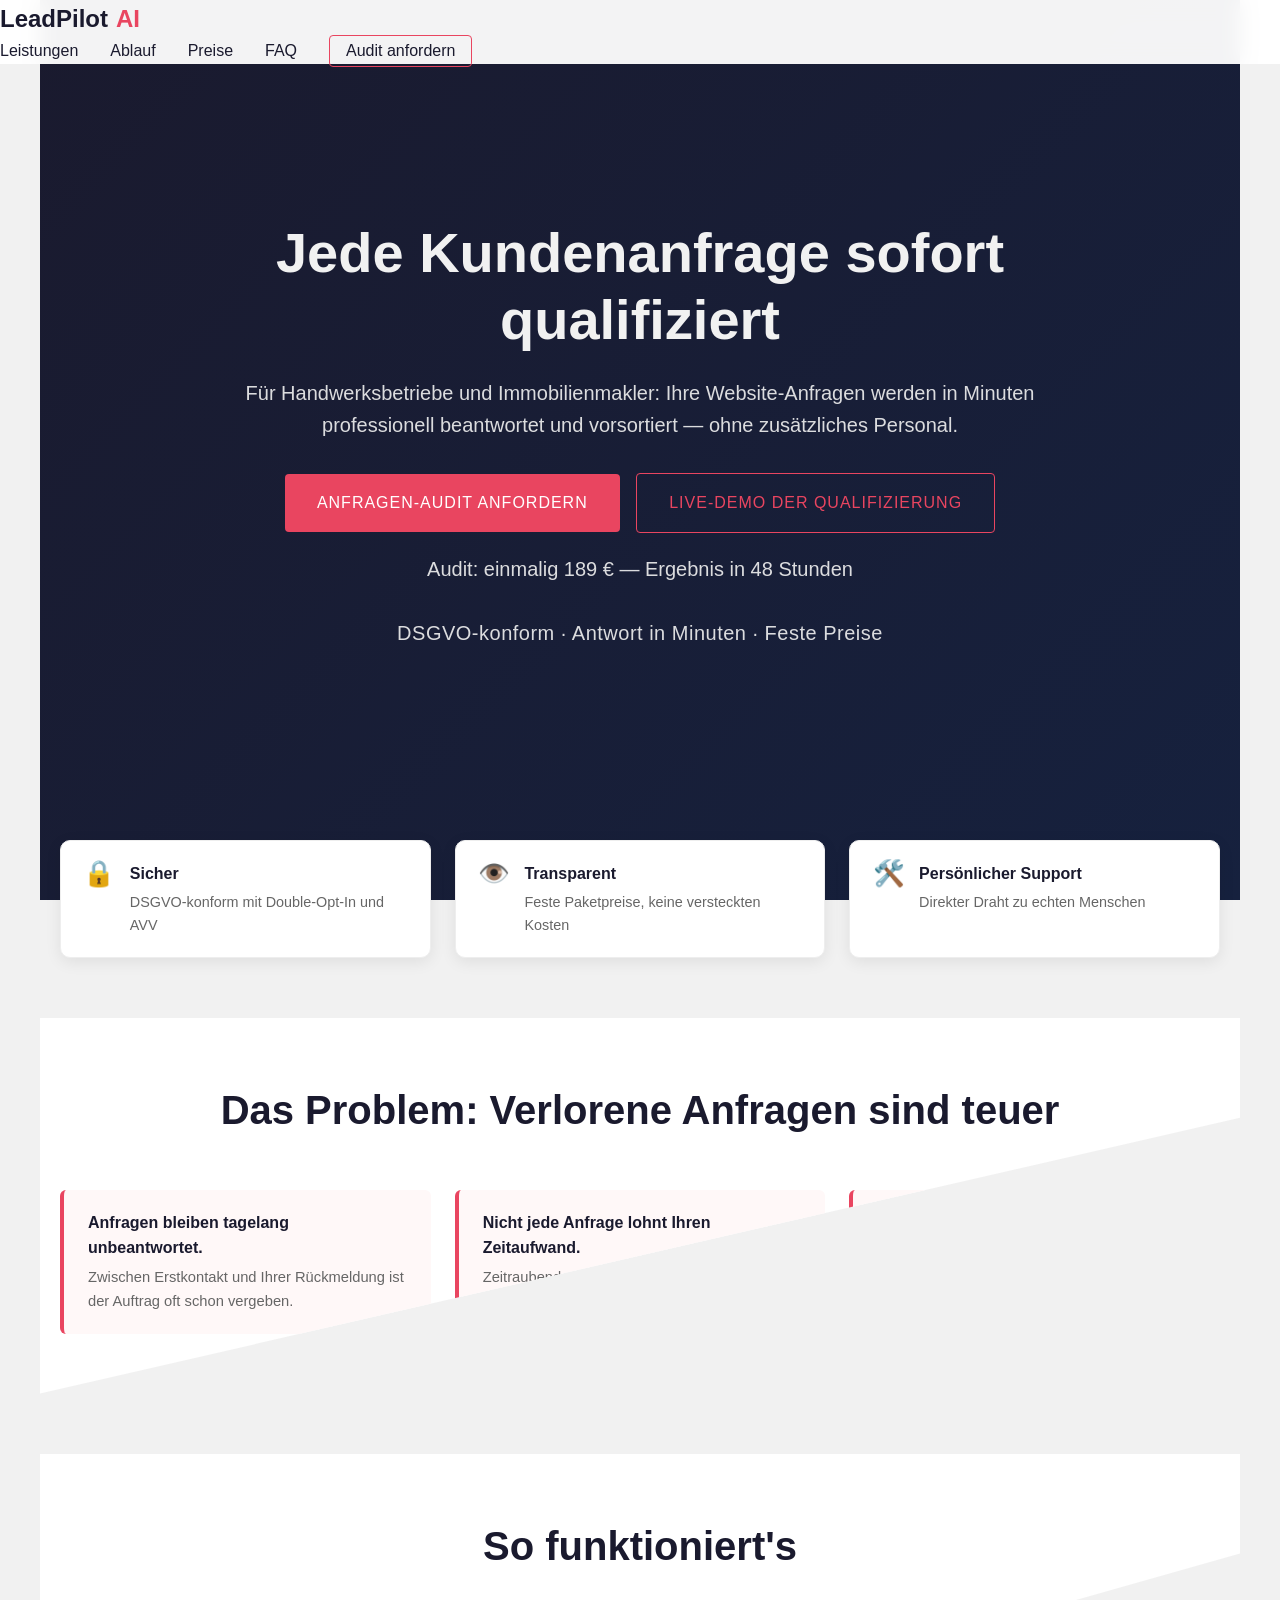
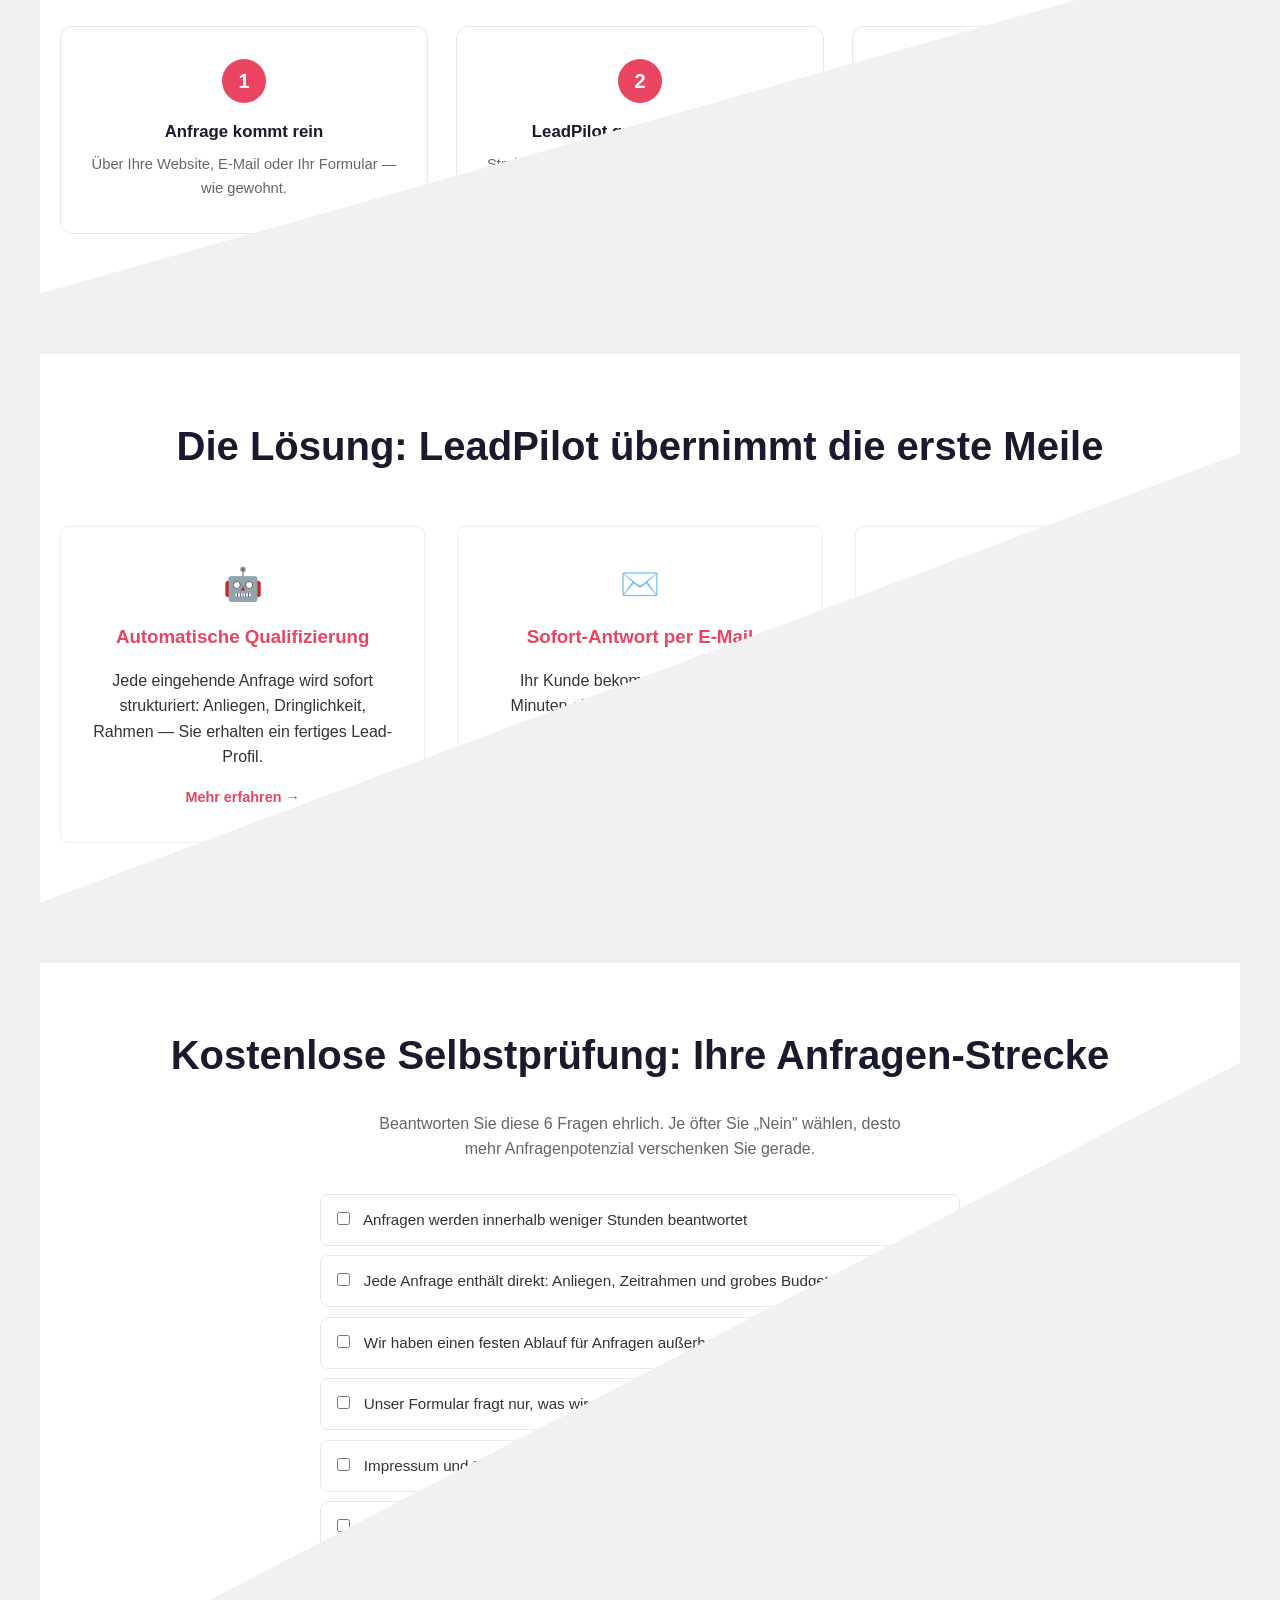
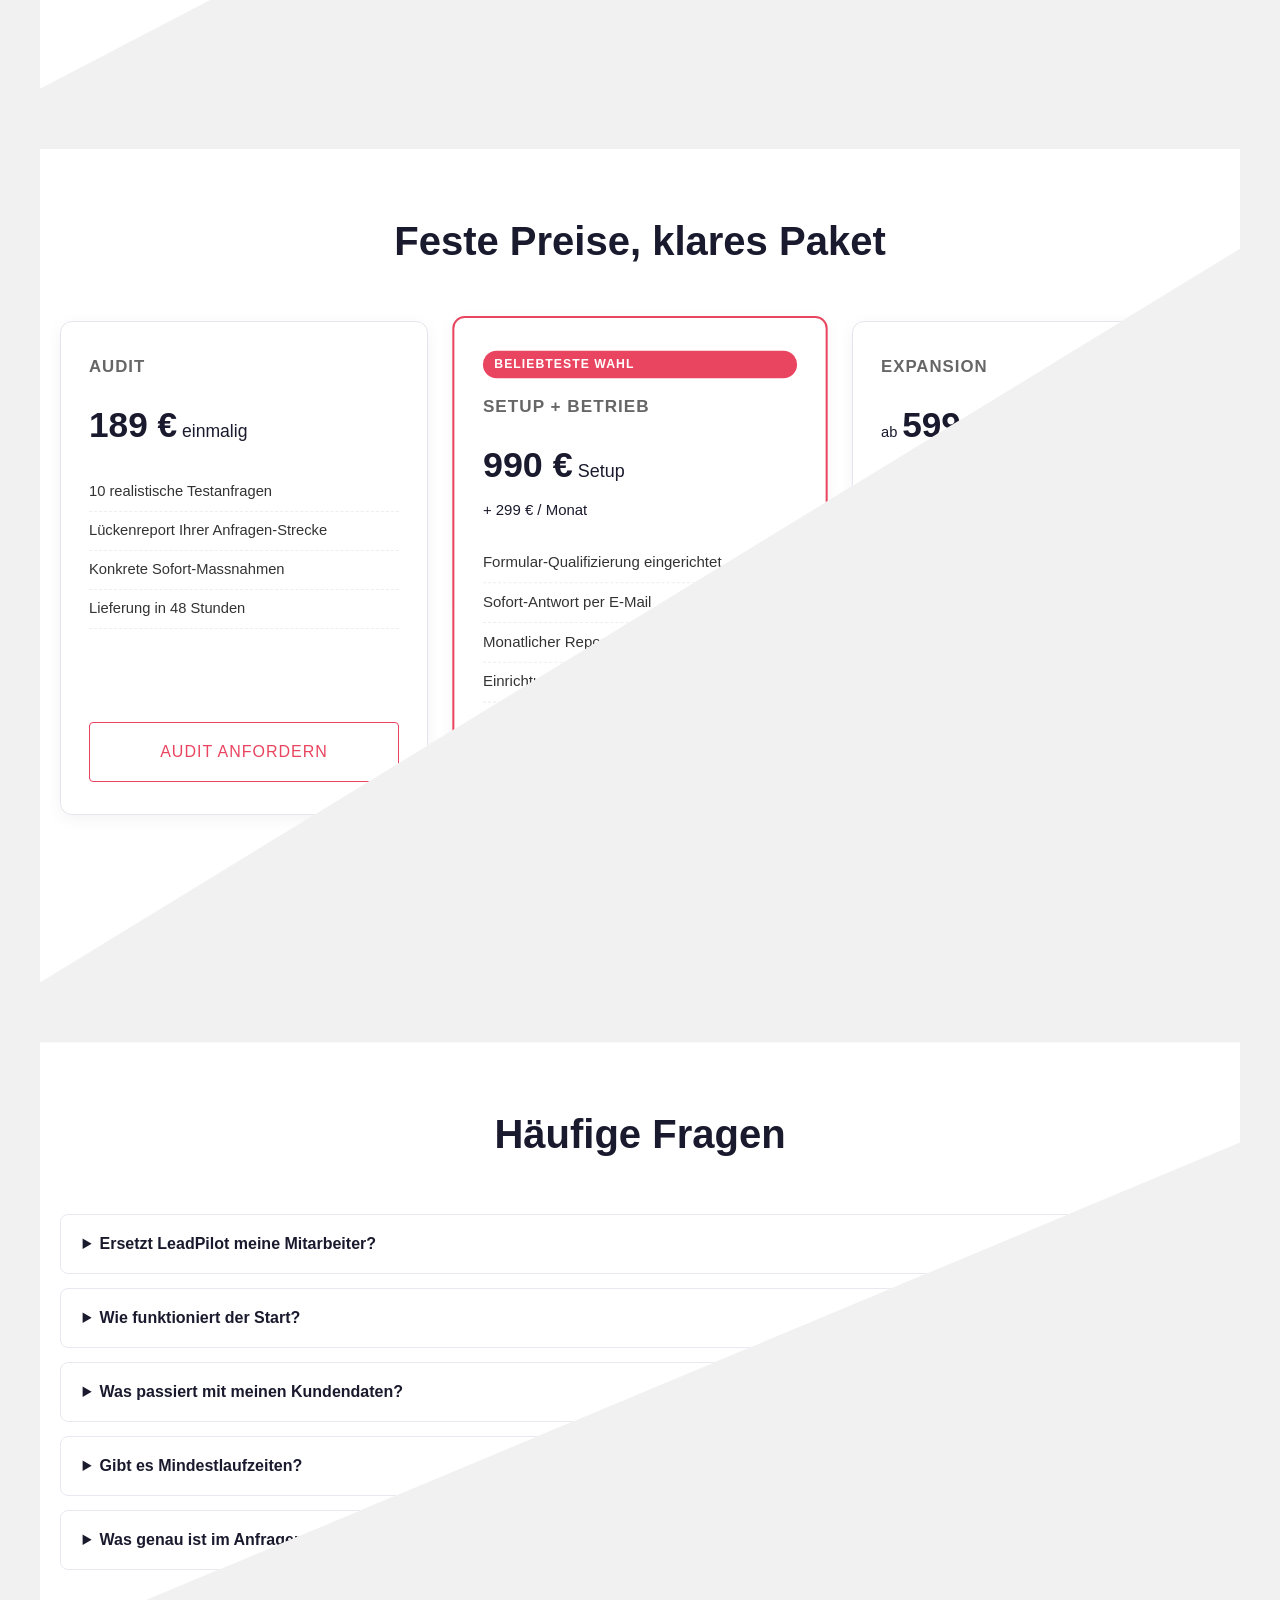
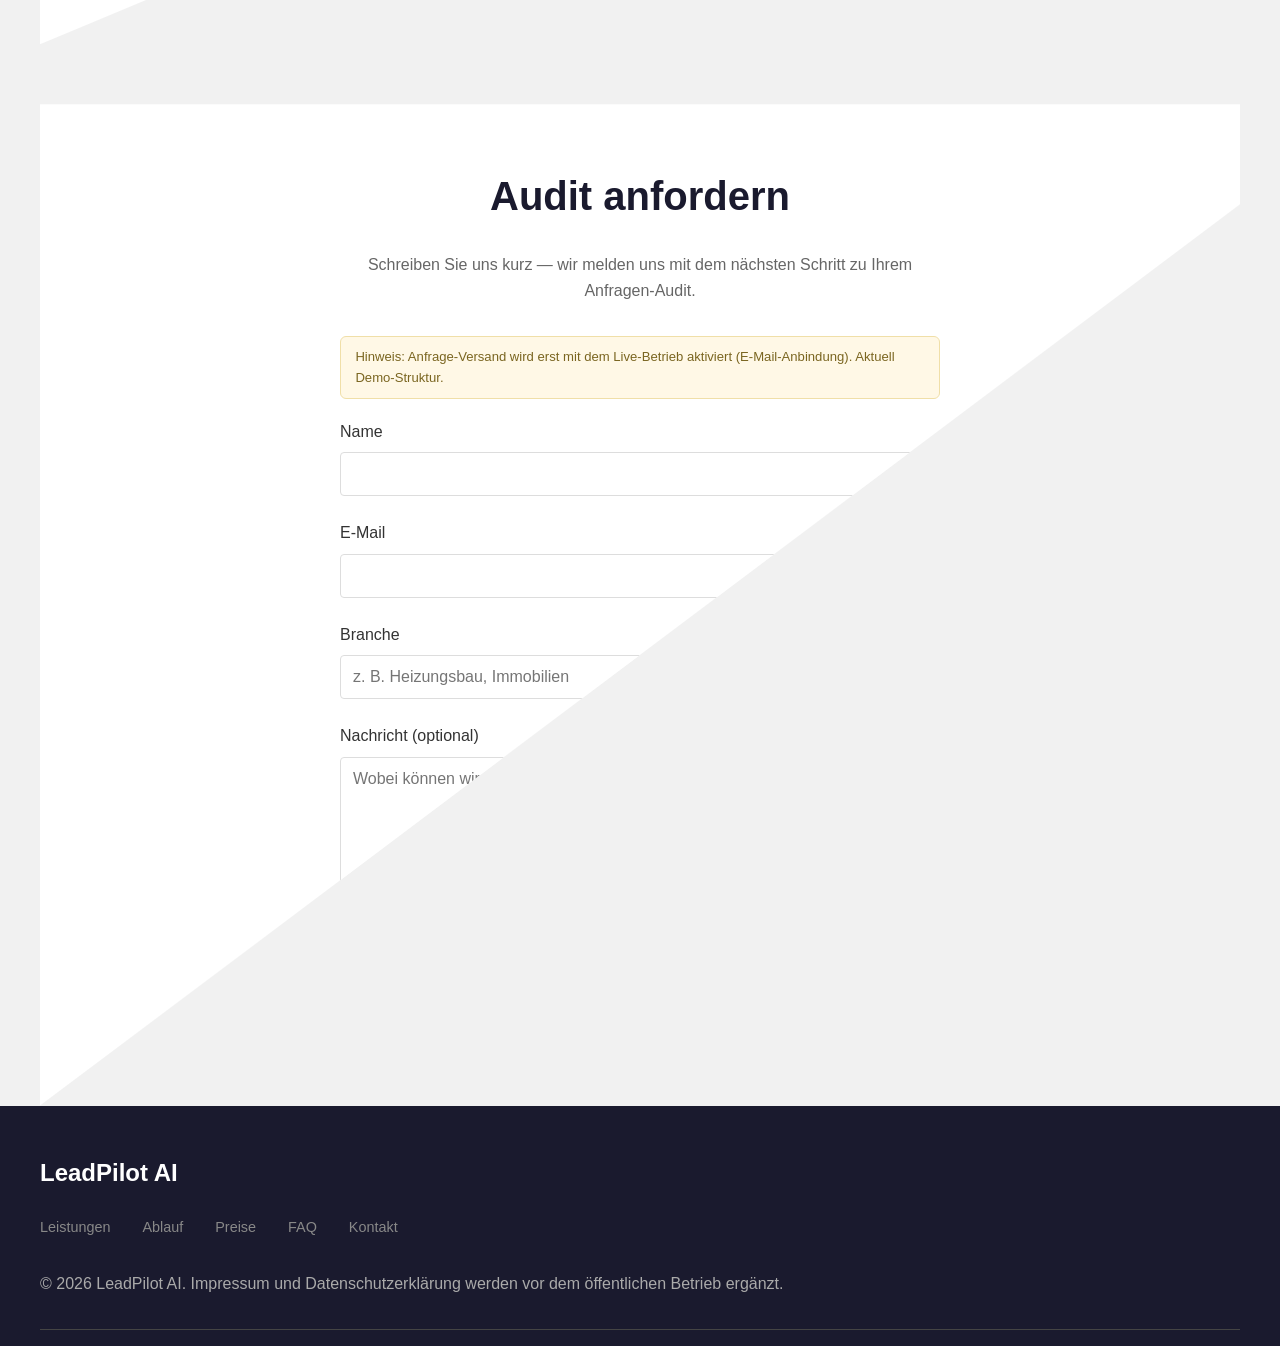
<file: public/index.html>
<!DOCTYPE html>
<html lang="de">
<head>
  <meta charset="UTF-8">
  <meta name="viewport" content="width=device-width, initial-scale=1.0">
  <meta name="description" content="LeadPilot AI qualifiziert Kundenanfragen für Handwerksbetriebe und Immobilienmakler automatisch – feste Preise, DSGVO-konform, ohne zusätzliches Personal.">
  <title>LeadPilot AI — Jede Kundenanfrage sofort qualifiziert</title>
  <meta property="og:title" content="LeadPilot AI — Anfragen automatisch qualifiziert">
  <meta property="og:description" content="Für Handwerksbetriebe und Immobilienmakler: Website-Anfragen in Minuten professionell beantwortet und vorsortiert. Feste Preise, DSGVO-konform.">
  <meta property="og:type" content="website">
  <meta name="twitter:card" content="summary">
  <link rel="canonical" href="https://nate8645.github.io/ai-business/"><!-- canonical/sitemap Domain = Platzhalter bis echten Domain-Kauf (USER ACTION) -->
  <link rel="stylesheet" href="src/style.css">
</head>
<body>
  <a class="skip-link" href="#main">Zum Inhalt springen</a>
  <header class="navbar">
    <div class="logo">LeadPilot<span> AI</span></div>
    <nav>
      <ul>
        <li><a href="#leistungen">Leistungen</a></li><li><a href="#ablauf">Ablauf</a></li>
        <li><a href="#pricing">Preise</a></li>
        <li><a href="#faq">FAQ</a></li>
        <li><a href="#kontakt" class="nav-cta">Audit anfordern</a></li>
      </ul>
    </nav>
  </header>

  <section class="hero">
    <div class="hero-content">
      <h1>Jede Kundenanfrage sofort qualifiziert</h1>
      <p>Für Handwerksbetriebe und Immobilienmakler: Ihre Website-Anfragen werden in Minuten professionell beantwortet und vorsortiert — ohne zusätzliches Personal.</p>
      <a href="#pricing" class="cta-btn">Anfragen-Audit anfordern</a>
      <a href="demo.html" class="cta-btn secondary" style="margin-left:.75rem">Live-Demo der Qualifizierung</a>
      <p class="hero-price-hint">Audit: einmalig 189&nbsp;€ — Ergebnis in 48 Stunden</p>
      <p class="hero-trust">DSGVO-konform · Antwort in Minuten · Feste Preise</p>
    </div>
  </section>

  <section class="trust" aria-label="Ihre Vorteile">
    <div class="trust-badges">
      <div class="badge">
        <span class="badge-icon">🔒</span>
        <div><h3>Sicher</h3><p>DSGVO-konform mit Double-Opt-In und AVV</p></div>
      </div>
      <div class="badge">
        <span class="badge-icon">👁️</span>
        <div><h3>Transparent</h3><p>Feste Paketpreise, keine versteckten Kosten</p></div>
      </div>
      <div class="badge">
        <span class="badge-icon">🛠️</span>
        <div><h3>Persönlicher Support</h3><p>Direkter Draht zu echten Menschen</p></div>
      </div>
    </div>
  </section>

  <main id="main">
    <section id="problem" class="section">
      <h2>Das Problem: Verlorene Anfragen sind teuer</h2>
      <div class="problem-grid">
        <div class="problem-item"><h3>Anfragen bleiben tagelang unbeantwortet.</h3><p>Zwischen Erstkontakt und Ihrer Rückmeldung ist der Auftrag oft schon vergeben.</p></div>
        <div class="problem-item"><h3>Nicht jede Anfrage lohnt Ihren Zeitaufwand.</h3><p>Zeitraubende Anfragen von Interessenten ohne Budget oder Bedarf kosten produktive Stunden.</p></div>
        <div class="problem-item"><h3>Kein Personal für 24/7-Reaktionen.</h3><p>Personal nur fürs Vorqualifizieren kostet monatlich einen erheblichen Betrag — LeadPilot übernimmt diese Aufgabe für einen Bruchteil.</p></div>
      </div>
    </section>

    <section id="ablauf" class="section">
      <h2>So funktioniert's</h2>
      <div class="steps-grid">
        <div class="step"><span class="step-nr">1</span><h3>Anfrage kommt rein</h3><p>Über Ihre Website, E-Mail oder Ihr Formular — wie gewohnt.</p></div>
        <div class="step"><span class="step-nr">2</span><h3>LeadPilot qualifiziert sofort</h3><p>Strukturierte Antwort geht raus, das Lead-Profil landet sortiert bei Ihnen.</p></div>
        <div class="step"><span class="step-nr">3</span><h3>Sie führen nur noch gute Gespräche</h3><p>Vorqualifizierte Anfragen mit allen Infos — kein Rätselraten mehr.</p></div>
      </div>
    </section>

    <section id="leistungen" class="section">
      <h2>Die Lösung: LeadPilot übernimmt die erste Meile</h2>
      <div class="features-grid">
        <div class="feature-card">
          <div class="feature-icon">🤖</div>
          <h3>Automatische Qualifizierung</h3>
          <p>Jede eingehende Anfrage wird sofort strukturiert: Anliegen, Dringlichkeit, Rahmen — Sie erhalten ein fertiges Lead-Profil.</p>
          <a class="feature-link" href="#kontakt">Mehr erfahren →</a>
        </div>
        <div class="feature-card">
          <div class="feature-icon">✉️</div>
          <h3>Sofort-Antwort per E-Mail</h3>
          <p>Ihr Kunde bekommt innerhalb von Minuten eine höfliche, professionelle Eingangsbestätigung mit nächsten Schritten.</p>
          <a class="feature-link" href="#kontakt">Mehr erfahren →</a>
        </div>
        <div class="feature-card">
          <div class="feature-icon">📋</div>
          <h3>Anfragen-Audit</h3>
          <p>Wir testen Ihre aktuelle Anfragen-Strecke mit realistischen Szenarien und liefern einen konkreten Verbesserungsreport.</p>
          <a class="feature-link" href="#kontakt">Mehr erfahren →</a>
        </div>
      </div>
    </section>

    <section id="selbstcheck" class="section">
      <h2>Kostenlose Selbstprüfung: Ihre Anfragen-Strecke</h2>
      <p class="contact-intro">Beantworten Sie diese 6 Fragen ehrlich. Je öfter Sie „Nein" wählen, desto mehr Anfragenpotenzial verschenken Sie gerade.</p>
      <fieldset class="checklist">
        <legend class="visually-hidden">6 Fragen zu Ihrer Anfragen-Strecke</legend>
        <label><input type="checkbox"> Anfragen werden innerhalb weniger Stunden beantwortet</label>
        <label><input type="checkbox"> Jede Anfrage enthält direkt: Anliegen, Zeitrahmen und grobes Budget</label>
        <label><input type="checkbox"> Wir haben einen festen Ablauf für Anfragen außerhalb der Öffnungszeiten</label>
        <label><input type="checkbox"> Unser Formular fragt nur, was wir wirklich brauchen</label>
        <label><input type="checkbox"> Impressum und Datenschutzerklärung sind sofort auffindbar</label>
        <label><input type="checkbox"> Wir wissen, wie viele Anfragen wir im Monat bekommen — und wie viele daraus Aufträge wurden</label>
      </fieldset>
      <p class="check-result-hint">3× oder öfter „Nein"? Dann lohnt sich der 189-€-Audit — oder starten Sie mit der <a href="demo.html">Live-Demo</a>.</p>
    </section>

    <section id="pricing" class="section">
      <h2>Feste Preise, klares Paket</h2>
      <div class="pricing-grid">
        <div class="price-card">
          <h3>Audit</h3>
          <div class="price"><span>189&nbsp;€</span> einmalig</div>
          <ul>
            <li>10 realistische Testanfragen</li>
            <li>Lückenreport Ihrer Anfragen-Strecke</li>
            <li>Konkrete Sofort-Massnahmen</li>
            <li>Lieferung in 48 Stunden</li>
          </ul>
          <a href="#kontakt" class="cta-btn secondary">Audit anfordern</a>
        </div>
        <div class="price-card featured">
          <p class="popular-badge">Beliebteste Wahl</p>
          <h3>Setup + Betrieb</h3>
          <div class="price"><span>990&nbsp;€</span> Setup<br><small>+ 299&nbsp;€ / Monat</small></div>
          <ul>
            <li>Formular-Qualifizierung eingerichtet</li>
            <li>Sofort-Antwort per E-Mail</li>
            <li>Monatlicher Report</li>
            <li>Einrichtung in ca. 5 Werktagen</li>
          </ul>
          <a href="#kontakt" class="cta-btn">Jetzt starten</a>
        </div>
        <div class="price-card">
          <h3>Expansion</h3>
          <div class="price"><small>ab</small> <span>599&nbsp;€</span> / Monat</div>
          <ul>
            <li>Weitere Kanäle nach Absprache</li>
            <li>CRM-Anbindung</li>
            <li>A/B-Optimierung</li>
            <li>Individuelles Setup</li>
          </ul>
          <a href="#kontakt" class="cta-btn secondary">Anfragen</a>
        </div>
      </div>
      <p class="pricing-note">Alle Preise netto zzgl. USt. Keine Einrichtung ohne vorherige schriftliche Zusage. Monatspakete monatlich kündbar.</p>
      <p class="pricing-note"><a href="content/anfragen-verlieren.html" style="color:var(--accent)">Ratgeber: Warum Handwerksbetriebe Anfragen verlieren →</a> · <a href="branches/heizung-solar.html" style="color:var(--accent)">Für Heizung &amp; Solar-Betriebe →</a></p>
    </section>

    <section id="faq" class="section">
      <h2>Häufige Fragen</h2>
      <div class="faq-list">
        <details><summary>Ersetzt LeadPilot meine Mitarbeiter?</summary><p>Nein. LeadPilot übernimmt nur die erste Meile: schnelle Antwort und Vorqualifizierung. Die persönlichen Gespräche und Angebote führen weiterhin Sie.</p></details>
        <details><summary>Wie funktioniert der Start?</summary><p>Nach dem Audit oder Ihrer Buchung richten wir Formular-Anbindung, Qualifizierungslogik und Antwortvorlagen ein — in der Regel innerhalb von fünf Werktagen.</p></details>
        <details><summary>Was passiert mit meinen Kundendaten?</summary><p>Datenminimierung, Verarbeitung in Ihrem Auftrag (AVV), Double-Opt-In bei Newsletter-artigen Inhalten. Details klären wir vor dem Start schriftlich.</p></details>
        <details><summary>Gibt es Mindestlaufzeiten?</summary><p>Monatspakete sind monatlich kündbar. Wir wollen halten, was das Ergebnis beweist.</p></details>
        <details><summary>Was genau ist im Anfragen-Audit enthalten?</summary><p>Wir prüfen Ihre Anfragen-Strecke mit 10 realistischen Testszenarien: Erreichbarkeit, Antwortverhalten, Formular-Qualität und rechtliche Basispunkte. Sie erhalten ein PDF mit priorisierten Befunden und konkreten nächsten Schritten — innerhalb von 48 Stunden.</p></details>
      </div>
    </section>

    <section id="kontakt" class="section">
      <h2>Audit anfordern</h2>
      <p class="contact-intro">Schreiben Sie uns kurz — wir melden uns mit dem nächsten Schritt zu Ihrem Anfragen-Audit.</p>
        <form class="contact-form" data-mode="demo">
          <p class="demo-note">Hinweis: Anfrage-Versand wird erst mit dem Live-Betrieb aktiviert (E-Mail-Anbindung). Aktuell Demo-Struktur.</p>
          <div class="form-group">
            <label for="f-name">Name</label>
            <input id="f-name" type="text" required>
          </div>
          <div class="form-group">
            <label for="f-email">E-Mail</label>
            <input id="f-email" type="email" required>
          </div>
          <div class="form-group">
            <label for="f-branche">Branche</label>
            <input id="f-branche" type="text" placeholder="z. B. Heizungsbau, Immobilien">
          </div>
          <div class="form-group">
            <label for="f-msg">Nachricht (optional)</label>
            <textarea id="f-msg" placeholder="Wobei können wir helfen?"></textarea>
          </div>
          <button type="submit" class="submit-btn">Anfrage senden</button>
          <p class="privacy-note">Mit dem Absenden stimmen Sie der Verarbeitung Ihrer Angaben zur Bearbeitung der Anfrage zu (DSGVO). Keine Weitergabe an Dritte.</p>
        </form>
    </section>
  </main>

  <footer>
    <div class="footer-content">
      <div class="logo-footer">LeadPilot AI</div>
      <ul class="footer-links">
        <li><a href="#leistungen">Leistungen</a></li><li><a href="#ablauf">Ablauf</a></li>
        <li><a href="#pricing">Preise</a></li>
        <li><a href="#faq">FAQ</a></li>
        <li><a href="#kontakt">Kontakt</a></li>
      </ul>
      <p>&copy; 2026 LeadPilot AI. Impressum und Datenschutzerklärung werden vor dem öffentlichen Betrieb ergänzt.</p>
    </div>
  </footer>

  <script src="src/script.js"></script>
  <script type="application/ld+json">
  {
    "@context": "https://schema.org",
    "@type": "FAQPage",
    "mainEntity": [
      {"@type":"Question","name":"Ersetzt LeadPilot meine Mitarbeiter?","acceptedAnswer":{"@type":"Answer","text":"Nein. LeadPilot übernimmt nur die erste Meile: schnelle Antwort und Vorqualifizierung. Die persönlichen Gespräche und Angebote führen weiterhin Sie."}},
      {"@type":"Question","name":"Wie funktioniert der Start?","acceptedAnswer":{"@type":"Answer","text":"Nach dem Audit oder Ihrer Buchung richten wir Formular-Anbindung, Qualifizierungslogik und Antwortvorlagen ein — in der Regel innerhalb von fünf Werktagen."}},
      {"@type":"Question","name":"Was passiert mit meinen Kundendaten?","acceptedAnswer":{"@type":"Answer","text":"Datenminimierung, Verarbeitung in Ihrem Auftrag (AVV), Double-Opt-In bei Newsletter-artigen Inhalten. Details klären wir vor dem Start schriftlich."}},
      {"@type":"Question","name":"Gibt es Mindestlaufzeiten?","acceptedAnswer":{"@type":"Answer","text":"Monatspakete sind monatlich kündbar. Wir wollen halten, was das Ergebnis beweist."}},
      {"@type":"Question","name":"Was genau ist im Anfragen-Audit enthalten?","acceptedAnswer":{"@type":"Answer","text":"Wir prüfen Ihre Anfragen-Strecke mit 10 realistischen Testszenarien: Erreichbarkeit, Antwortverhalten, Formular-Qualität und rechtliche Basispunkte. Sie erhalten ein PDF mit priorisierten Befunden und konkreten nächsten Schritten — innerhalb von 48 Stunden."}}
    ]
  }
  </script>
</body>
</html>
</file>
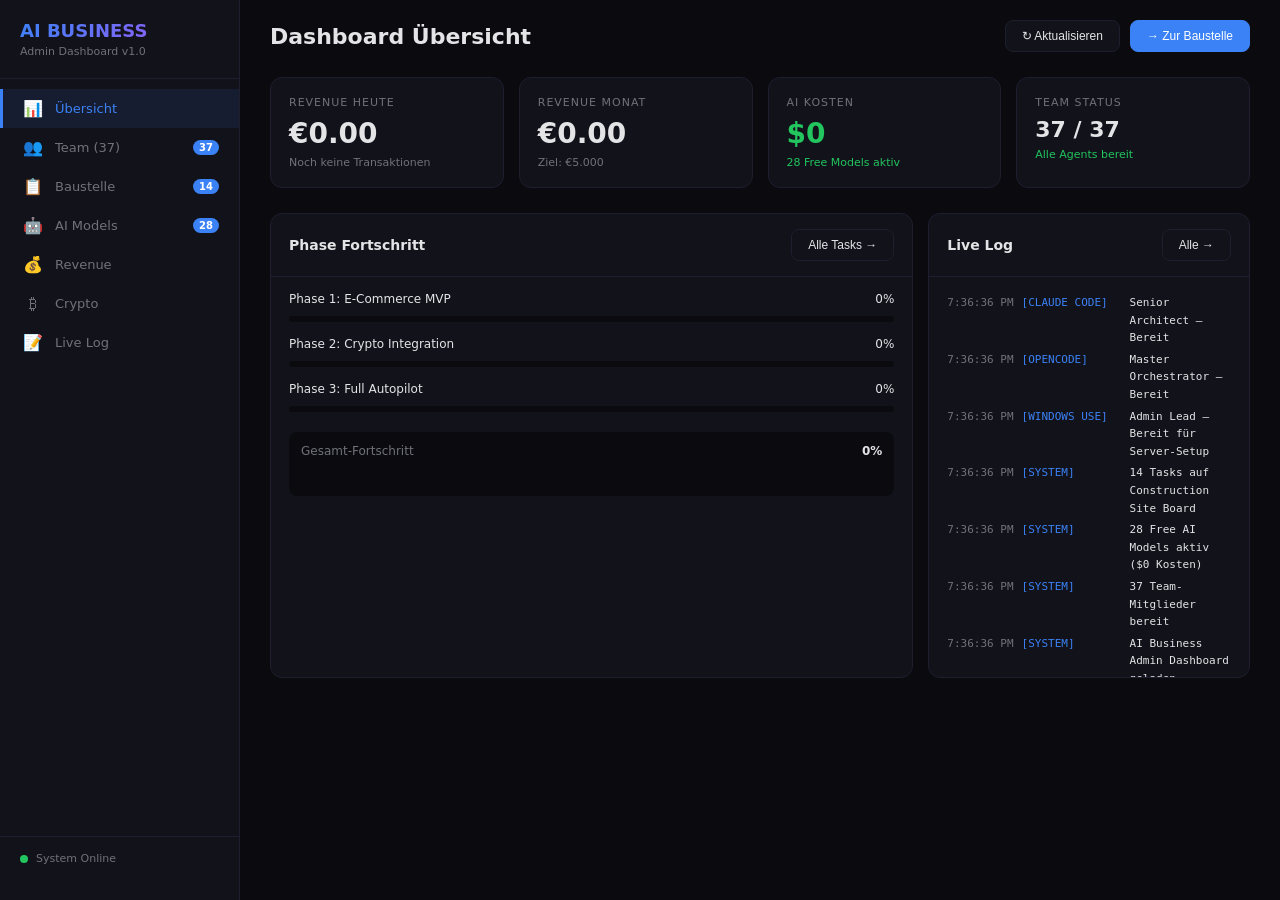
<file: public/admin/index.html>
<!DOCTYPE html>
<html lang="de">
<head>
    <meta charset="UTF-8">
    <meta name="viewport" content="width=device-width, initial-scale=1.0">
    <title>AI Business System — Admin Dashboard</title>
    <style>
        * { margin: 0; padding: 0; box-sizing: border-box; }
        
        :root {
            --bg: #0a0a0f;
            --bg-card: #12121a;
            --bg-card-hover: #1a1a25;
            --border: #1e1e2e;
            --border-active: #3b82f6;
            --text: #e4e4e7;
            --text-dim: #71717a;
            --accent: #3b82f6;
            --accent-glow: rgba(59, 130, 246, 0.3);
            --green: #22c55e;
            --yellow: #eab308;
            --red: #ef4444;
            --purple: #a855f7;
            --orange: #f97316;
            --cyan: #06b6d4;
        }

        body {
            font-family: 'Segoe UI', system-ui, -apple-system, sans-serif;
            background: var(--bg);
            color: var(--text);
            min-height: 100vh;
            overflow-x: hidden;
        }

        /* SIDEBAR */
        .sidebar {
            position: fixed;
            left: 0;
            top: 0;
            bottom: 0;
            width: 240px;
            background: var(--bg-card);
            border-right: 1px solid var(--border);
            padding: 20px 0;
            z-index: 100;
            display: flex;
            flex-direction: column;
        }

        .sidebar-logo {
            padding: 0 20px 20px;
            border-bottom: 1px solid var(--border);
            margin-bottom: 10px;
        }

        .sidebar-logo h1 {
            font-size: 18px;
            font-weight: 700;
            background: linear-gradient(135deg, var(--accent), var(--purple));
            -webkit-background-clip: text;
            -webkit-text-fill-color: transparent;
        }

        .sidebar-logo .subtitle {
            font-size: 11px;
            color: var(--text-dim);
            margin-top: 4px;
        }

        .nav-item {
            display: flex;
            align-items: center;
            gap: 12px;
            padding: 10px 20px;
            cursor: pointer;
            transition: all 0.2s;
            font-size: 13px;
            color: var(--text-dim);
            border-left: 3px solid transparent;
        }

        .nav-item:hover {
            background: var(--bg-card-hover);
            color: var(--text);
        }

        .nav-item.active {
            background: rgba(59, 130, 246, 0.1);
            color: var(--accent);
            border-left-color: var(--accent);
        }

        .nav-item .icon { font-size: 16px; width: 20px; text-align: center; }
        .nav-item .badge {
            margin-left: auto;
            background: var(--accent);
            color: white;
            font-size: 10px;
            padding: 2px 6px;
            border-radius: 10px;
            font-weight: 600;
        }

        .sidebar-footer {
            margin-top: auto;
            padding: 15px 20px;
            border-top: 1px solid var(--border);
        }

        .sidebar-footer .status {
            display: flex;
            align-items: center;
            gap: 8px;
            font-size: 11px;
            color: var(--text-dim);
        }

        .sidebar-footer .status .dot {
            width: 8px;
            height: 8px;
            border-radius: 50%;
            background: var(--green);
            animation: pulse 2s infinite;
        }

        @keyframes pulse {
            0%, 100% { opacity: 1; }
            50% { opacity: 0.5; }
        }

        /* MAIN CONTENT */
        .main {
            margin-left: 240px;
            padding: 20px 30px;
        }

        .page-header {
            display: flex;
            justify-content: space-between;
            align-items: center;
            margin-bottom: 25px;
        }

        .page-header h2 {
            font-size: 22px;
            font-weight: 600;
        }

        .page-header .actions {
            display: flex;
            gap: 10px;
        }

        .btn {
            padding: 8px 16px;
            border-radius: 8px;
            border: 1px solid var(--border);
            background: var(--bg-card);
            color: var(--text);
            cursor: pointer;
            font-size: 12px;
            transition: all 0.2s;
        }

        .btn:hover { background: var(--bg-card-hover); border-color: var(--border-active); }
        .btn.primary { background: var(--accent); border-color: var(--accent); color: white; }
        .btn.primary:hover { background: #2563eb; }
        .btn.danger { border-color: var(--red); color: var(--red); }
        .btn.danger:hover { background: rgba(239, 68, 68, 0.1); }

        /* STAT CARDS */
        .stats-grid {
            display: grid;
            grid-template-columns: repeat(4, 1fr);
            gap: 15px;
            margin-bottom: 25px;
        }

        .stat-card {
            background: var(--bg-card);
            border: 1px solid var(--border);
            border-radius: 12px;
            padding: 18px;
            transition: all 0.2s;
        }

        .stat-card:hover {
            border-color: var(--border-active);
            box-shadow: 0 0 20px var(--accent-glow);
        }

        .stat-card .label {
            font-size: 11px;
            color: var(--text-dim);
            text-transform: uppercase;
            letter-spacing: 1px;
            margin-bottom: 8px;
        }

        .stat-card .value {
            font-size: 28px;
            font-weight: 700;
        }

        .stat-card .change {
            font-size: 11px;
            margin-top: 6px;
        }

        .stat-card .change.positive { color: var(--green); }
        .stat-card .change.negative { color: var(--red); }
        .stat-card .change.neutral { color: var(--text-dim); }

        /* PANELS */
        .panels-grid {
            display: grid;
            grid-template-columns: 2fr 1fr;
            gap: 15px;
            margin-bottom: 25px;
        }

        .panel {
            background: var(--bg-card);
            border: 1px solid var(--border);
            border-radius: 12px;
            overflow: hidden;
        }

        .panel-header {
            display: flex;
            justify-content: space-between;
            align-items: center;
            padding: 15px 18px;
            border-bottom: 1px solid var(--border);
        }

        .panel-header h3 {
            font-size: 14px;
            font-weight: 600;
        }

        .panel-body {
            padding: 15px 18px;
            max-height: 400px;
            overflow-y: auto;
        }

        .panel-body::-webkit-scrollbar { width: 4px; }
        .panel-body::-webkit-scrollbar-track { background: transparent; }
        .panel-body::-webkit-scrollbar-thumb { background: var(--border); border-radius: 4px; }

        /* TEAM TABLE */
        .team-table {
            width: 100%;
            border-collapse: collapse;
        }

        .team-table th {
            text-align: left;
            font-size: 10px;
            text-transform: uppercase;
            letter-spacing: 1px;
            color: var(--text-dim);
            padding: 8px 12px;
            border-bottom: 1px solid var(--border);
        }

        .team-table td {
            padding: 10px 12px;
            font-size: 13px;
            border-bottom: 1px solid var(--border);
        }

        .team-table tr:last-child td { border-bottom: none; }
        .team-table tr:hover td { background: var(--bg-card-hover); }

        .member-name {
            display: flex;
            align-items: center;
            gap: 10px;
        }

        .member-avatar {
            width: 32px;
            height: 32px;
            border-radius: 8px;
            display: flex;
            align-items: center;
            justify-content: center;
            font-size: 14px;
            flex-shrink: 0;
        }

        .member-name .info .name { font-weight: 500; }
        .member-name .info .role { font-size: 11px; color: var(--text-dim); }

        .status-badge {
            display: inline-flex;
            align-items: center;
            gap: 5px;
            padding: 3px 10px;
            border-radius: 20px;
            font-size: 11px;
            font-weight: 500;
        }

        .status-badge.active { background: rgba(34, 197, 94, 0.15); color: var(--green); }
        .status-badge.connected { background: rgba(59, 130, 246, 0.15); color: var(--accent); }
        .status-badge.available { background: rgba(234, 179, 8, 0.15); color: var(--yellow); }
        .status-badge.warning { background: rgba(249, 115, 22, 0.15); color: var(--orange); }

        .status-badge .dot {
            width: 6px;
            height: 6px;
            border-radius: 50%;
        }

        .status-badge.active .dot { background: var(--green); }
        .status-badge.connected .dot { background: var(--accent); }
        .status-badge.available .dot { background: var(--yellow); }
        .status-badge.warning .dot { background: var(--orange); }

        /* TASK BOARD */
        .task-list { display: flex; flex-direction: column; gap: 8px; }

        .task-item {
            display: flex;
            align-items: center;
            gap: 12px;
            padding: 12px;
            background: var(--bg);
            border: 1px solid var(--border);
            border-radius: 8px;
            cursor: pointer;
            transition: all 0.2s;
        }

        .task-item:hover {
            border-color: var(--border-active);
            background: var(--bg-card-hover);
        }

        .task-num {
            font-size: 11px;
            font-weight: 700;
            color: var(--accent);
            width: 24px;
            text-align: center;
        }

        .task-info { flex: 1; }
        .task-info .title { font-size: 13px; font-weight: 500; }
        .task-info .meta { font-size: 11px; color: var(--text-dim); margin-top: 2px; }

        .task-status {
            padding: 3px 10px;
            border-radius: 20px;
            font-size: 10px;
            font-weight: 600;
            text-transform: uppercase;
        }

        .task-status.ready { background: rgba(34, 197, 94, 0.15); color: var(--green); }
        .task-status.pending { background: rgba(234, 179, 8, 0.15); color: var(--yellow); }
        .task-status.queued { background: rgba(113, 113, 122, 0.15); color: var(--text-dim); }
        .task-status.progress { background: rgba(59, 130, 246, 0.15); color: var(--accent); }
        .task-status.done { background: rgba(34, 197, 94, 0.2); color: var(--green); }

        /* PHASE PROGRESS */
        .phase-bar {
            height: 6px;
            background: var(--bg);
            border-radius: 3px;
            margin: 10px 0;
            overflow: hidden;
        }

        .phase-bar .fill {
            height: 100%;
            border-radius: 3px;
            transition: width 0.5s;
        }

        .phase-bar .fill.p1 { background: linear-gradient(90deg, var(--accent), var(--cyan)); }
        .phase-bar .fill.p2 { background: linear-gradient(90deg, var(--yellow), var(--orange)); }
        .phase-bar .fill.p3 { background: linear-gradient(90deg, var(--green), var(--purple)); }

        /* REVENUE CHART */
        .chart-container {
            padding: 15px 18px;
        }

        .chart-bars {
            display: flex;
            align-items: flex-end;
            gap: 6px;
            height: 120px;
            padding: 10px 0;
        }

        .chart-bar {
            flex: 1;
            background: linear-gradient(to top, var(--accent), var(--cyan));
            border-radius: 4px 4px 0 0;
            min-height: 4px;
            transition: height 0.5s;
            position: relative;
        }

        .chart-bar:hover { opacity: 0.8; }

        .chart-bar .tooltip {
            display: none;
            position: absolute;
            bottom: calc(100% + 5px);
            left: 50%;
            transform: translateX(-50%);
            background: var(--bg-card);
            border: 1px solid var(--border);
            padding: 4px 8px;
            border-radius: 4px;
            font-size: 10px;
            white-space: nowrap;
            z-index: 10;
        }

        .chart-bar:hover .tooltip { display: block; }

        .chart-labels {
            display: flex;
            gap: 6px;
        }

        .chart-labels span {
            flex: 1;
            text-align: center;
            font-size: 9px;
            color: var(--text-dim);
        }

        /* MODAL */
        .modal-overlay {
            display: none;
            position: fixed;
            inset: 0;
            background: rgba(0, 0, 0, 0.7);
            z-index: 200;
            align-items: center;
            justify-content: center;
        }

        .modal-overlay.active { display: flex; }

        .modal {
            background: var(--bg-card);
            border: 1px solid var(--border);
            border-radius: 16px;
            width: 500px;
            max-height: 80vh;
            overflow-y: auto;
            padding: 25px;
        }

        .modal h3 {
            font-size: 18px;
            margin-bottom: 15px;
        }

        .modal .form-group {
            margin-bottom: 15px;
        }

        .modal label {
            display: block;
            font-size: 12px;
            color: var(--text-dim);
            margin-bottom: 5px;
        }

        .modal input, .modal select, .modal textarea {
            width: 100%;
            padding: 10px 12px;
            background: var(--bg);
            border: 1px solid var(--border);
            border-radius: 8px;
            color: var(--text);
            font-size: 13px;
            outline: none;
        }

        .modal input:focus, .modal select:focus, .modal textarea:focus {
            border-color: var(--accent);
        }

        .modal .actions {
            display: flex;
            justify-content: flex-end;
            gap: 10px;
            margin-top: 20px;
        }

        /* TABS */
        .tabs {
            display: flex;
            gap: 2px;
            background: var(--bg);
            border-radius: 8px;
            padding: 3px;
            margin-bottom: 15px;
        }

        .tab {
            flex: 1;
            padding: 8px 12px;
            text-align: center;
            font-size: 12px;
            border-radius: 6px;
            cursor: pointer;
            color: var(--text-dim);
            transition: all 0.2s;
        }

        .tab:hover { color: var(--text); }
        .tab.active { background: var(--accent); color: white; }

        /* PAGE SECTIONS */
        .page { display: none; }
        .page.active { display: block; }

        /* MODEL GRID */
        .model-grid {
            display: grid;
            grid-template-columns: repeat(auto-fill, minmax(280px, 1fr));
            gap: 10px;
        }

        .model-card {
            display: flex;
            align-items: center;
            gap: 12px;
            padding: 12px;
            background: var(--bg);
            border: 1px solid var(--border);
            border-radius: 8px;
            transition: all 0.2s;
        }

        .model-card:hover {
            border-color: var(--border-active);
        }

        .model-icon {
            width: 40px;
            height: 40px;
            border-radius: 8px;
            display: flex;
            align-items: center;
            justify-content: center;
            font-size: 16px;
            flex-shrink: 0;
        }

        .model-info { flex: 1; min-width: 0; }
        .model-info .name { font-size: 12px; font-weight: 600; white-space: nowrap; overflow: hidden; text-overflow: ellipsis; }
        .model-info .meta { font-size: 10px; color: var(--text-dim); margin-top: 2px; }

        /* LIVE LOG */
        .log-container {
            font-family: 'Consolas', 'Monaco', monospace;
            font-size: 11px;
            line-height: 1.6;
        }

        .log-line {
            display: flex;
            gap: 8px;
            padding: 2px 0;
        }

        .log-time { color: var(--text-dim); white-space: nowrap; }
        .log-agent { color: var(--accent); white-space: nowrap; min-width: 100px; }
        .log-msg { color: var(--text); }
        .log-line.error .log-msg { color: var(--red); }
        .log-line.success .log-msg { color: var(--green); }

        /* RESPONSIVE */
        @media (max-width: 1200px) {
            .stats-grid { grid-template-columns: repeat(2, 1fr); }
            .panels-grid { grid-template-columns: 1fr; }
        }

        @media (max-width: 768px) {
            .sidebar { width: 60px; }
            .sidebar .nav-item span:not(.icon) { display: none; }
            .sidebar-logo h1 { font-size: 14px; }
            .sidebar-logo .subtitle { display: none; }
            .main { margin-left: 60px; padding: 15px; }
            .stats-grid { grid-template-columns: 1fr; }
        }
    </style>
</head>
<body>

<!-- SIDEBAR -->
<nav class="sidebar">
    <div class="sidebar-logo">
        <h1>AI BUSINESS</h1>
        <div class="subtitle">Admin Dashboard v1.0</div>
    </div>

    <div class="nav-item active" onclick="showPage('overview')">
        <span class="icon">📊</span><span>Übersicht</span>
    </div>
    <div class="nav-item" onclick="showPage('team')">
        <span class="icon">👥</span><span>Team (37)</span>
        <span class="badge">37</span>
    </div>
    <div class="nav-item" onclick="showPage('board')">
        <span class="icon">📋</span><span>Baustelle</span>
        <span class="badge">14</span>
    </div>
    <div class="nav-item" onclick="showPage('models')">
        <span class="icon">🤖</span><span>AI Models</span>
        <span class="badge">28</span>
    </div>
    <div class="nav-item" onclick="showPage('revenue')">
        <span class="icon">💰</span><span>Revenue</span>
    </div>
    <div class="nav-item" onclick="showPage('crypto')">
        <span class="icon">₿</span><span>Crypto</span>
    </div>
    <div class="nav-item" onclick="showPage('logs')">
        <span class="icon">📝</span><span>Live Log</span>
    </div>

    <div class="sidebar-footer">
        <div class="status">
            <span class="dot"></span>
            <span>System Online</span>
        </div>
    </div>
</nav>

<!-- MAIN CONTENT -->
<div class="main">

    <!-- ===== OVERVIEW PAGE ===== -->
    <div id="page-overview" class="page active">
        <div class="page-header">
            <h2>Dashboard Übersicht</h2>
            <div class="actions">
                <button class="btn" onclick="refreshData()">↻ Aktualisieren</button>
                <button class="btn primary" onclick="showPage('board')">→ Zur Baustelle</button>
            </div>
        </div>

        <div class="stats-grid">
            <div class="stat-card">
                <div class="label">Revenue Heute</div>
                <div class="value" id="revenue-today">€0</div>
                <div class="change neutral">Noch keine Transaktionen</div>
            </div>
            <div class="stat-card">
                <div class="label">Revenue Monat</div>
                <div class="value" id="revenue-month">€0</div>
                <div class="change neutral">Ziel: €5.000</div>
            </div>
            <div class="stat-card">
                <div class="label">AI Kosten</div>
                <div class="value" style="color: var(--green);">$0</div>
                <div class="change positive">28 Free Models aktiv</div>
            </div>
            <div class="stat-card">
                <div class="label">Team Status</div>
                <div class="value" style="font-size: 22px;">37 / 37</div>
                <div class="change positive">Alle Agents bereit</div>
            </div>
        </div>

        <div class="panels-grid">
            <div class="panel">
                <div class="panel-header">
                    <h3>Phase Fortschritt</h3>
                    <button class="btn" onclick="showPage('board')">Alle Tasks →</button>
                </div>
                <div class="panel-body">
                    <div style="margin-bottom: 15px;">
                        <div style="display: flex; justify-content: space-between; font-size: 12px; margin-bottom: 5px;">
                            <span>Phase 1: E-Commerce MVP</span>
                            <span id="phase1-pct">0%</span>
                        </div>
                        <div class="phase-bar"><div class="fill p1" id="phase1-bar" style="width: 0%"></div></div>
                    </div>
                    <div style="margin-bottom: 15px;">
                        <div style="display: flex; justify-content: space-between; font-size: 12px; margin-bottom: 5px;">
                            <span>Phase 2: Crypto Integration</span>
                            <span id="phase2-pct">0%</span>
                        </div>
                        <div class="phase-bar"><div class="fill p2" id="phase2-bar" style="width: 0%"></div></div>
                    </div>
                    <div>
                        <div style="display: flex; justify-content: space-between; font-size: 12px; margin-bottom: 5px;">
                            <span>Phase 3: Full Autopilot</span>
                            <span id="phase3-pct">0%</span>
                        </div>
                        <div class="phase-bar"><div class="fill p3" id="phase3-bar" style="width: 0%"></div></div>
                    </div>
                    <div style="margin-top: 20px; padding: 12px; background: var(--bg); border-radius: 8px; font-size: 12px;">
                        <div style="display: flex; justify-content: space-between; margin-bottom: 5px;">
                            <span style="color: var(--text-dim);">Gesamt-Fortschritt</span>
                            <span style="font-weight: 600;" id="total-pct">0%</span>
                        </div>
                        <div class="phase-bar"><div class="fill" id="total-bar" style="width: 0%; background: linear-gradient(90deg, var(--accent), var(--green));"></div></div>
                    </div>
                </div>
            </div>

            <div class="panel">
                <div class="panel-header">
                    <h3>Live Log</h3>
                    <button class="btn" onclick="showPage('logs')">Alle →</button>
                </div>
                <div class="panel-body">
                    <div class="log-container" id="overview-log">
                        <div class="log-line"><span class="log-time">--:--</span><span class="log-agent">SYSTEM</span><span class="log-msg">Dashboard geladen</span></div>
                    </div>
                </div>
            </div>
        </div>
    </div>

    <!-- ===== TEAM PAGE ===== -->
    <div id="page-team" class="page">
        <div class="page-header">
            <h2>👥 AI Business Team (37 Mitglieder)</h2>
            <div class="actions">
                <button class="btn" onclick="filterTeam('all')">Alle</button>
                <button class="btn" onclick="filterTeam('admin')">Admin</button>
                <button class="btn" onclick="filterTeam('core')">Core</button>
                <button class="btn" onclick="filterTeam('model')">Models</button>
            </div>
        </div>

        <div class="panel">
            <div class="panel-body" style="max-height: 70vh;">
                <table class="team-table" id="team-table">
                    <thead>
                        <tr>
                            <th>#</th>
                            <th>Mitglied</th>
                            <th>Rolle</th>
                            <th>Verbindung</th>
                            <th>Status</th>
                            <th>Kosten</th>
                        </tr>
                    </thead>
                    <tbody id="team-tbody"></tbody>
                </table>
            </div>
        </div>
    </div>

    <!-- ===== BOARD PAGE ===== -->
    <div id="page-board" class="page">
        <div class="page-header">
            <h2>📋 Construction Site — Baustelle</h2>
            <div class="actions">
                <button class="btn primary" onclick="addTask()">+ Neuer Task</button>
                <button class="btn" onclick="resetBoard()">↺ Reset</button>
            </div>
        </div>

        <div class="tabs">
            <div class="tab active" onclick="filterBoard('all', this)">Alle (14)</div>
            <div class="tab" onclick="filterBoard('ready', this)">Ready</div>
            <div class="tab" onclick="filterBoard('pending', this)">Pending</div>
            <div class="tab" onclick="filterBoard('queued', this)">Queued</div>
            <div class="tab" onclick="filterBoard('progress', this)">In Arbeit</div>
            <div class="tab" onclick="filterBoard('done', this)">Done</div>
        </div>

        <div class="panel">
            <div class="panel-body" style="max-height: 65vh;">
                <div class="task-list" id="task-list"></div>
            </div>
        </div>
    </div>

    <!-- ===== MODELS PAGE ===== -->
    <div id="page-models" class="page">
        <div class="page-header">
            <h2>🤖 AI Models (28 Free)</h2>
            <div class="actions">
                <span style="font-size: 12px; color: var(--green); display: flex; align-items: center; gap: 5px;">💰 Gesamtkosten: $0.00</span>
            </div>
        </div>

        <div class="tabs">
            <div class="tab active" onclick="filterModels('all', this)">Alle (28)</div>
            <div class="tab" onclick="filterModels('ollama', this)">Ollama (5)</div>
            <div class="tab" onclick="filterModels('opencode', this)">OpenCode (6)</div>
            <div class="tab" onclick="filterModels('openrouter', this)">OpenRouter (17)</div>
        </div>

        <div class="model-grid" id="model-grid"></div>
    </div>

    <!-- ===== REVENUE PAGE ===== -->
    <div id="page-revenue" class="page">
        <div class="page-header">
            <h2>💰 Revenue Dashboard</h2>
            <div class="actions">
                <button class="btn" onclick="simulateSale()">Simulation: Verkauf</button>
            </div>
        </div>

        <div class="stats-grid">
            <div class="stat-card">
                <div class="label">E-Commerce</div>
                <div class="value" id="rev-ecommerce">€0</div>
                <div class="change neutral">Shopify Store</div>
            </div>
            <div class="stat-card">
                <div class="label">Crypto</div>
                <div class="value" id="rev-crypto">€0</div>
                <div class="change neutral">Trading + Staking</div>
            </div>
            <div class="stat-card">
                <div class="label">AI Services</div>
                <div class="value" id="rev-ai">€0</div>
                <div class="change neutral">B2B Verkäufe</div>
            </div>
            <div class="stat-card">
                <div class="label">Affiliate</div>
                <div class="value" id="rev-affiliate">€0</div>
                <div class="change neutral">Partner-Links</div>
            </div>
        </div>

        <div class="panels-grid">
            <div class="panel">
                <div class="panel-header">
                    <h3>Revenue Letzte 30 Tage</h3>
                </div>
                <div class="chart-container">
                    <div class="chart-bars" id="revenue-chart"></div>
                    <div class="chart-labels" id="revenue-labels"></div>
                </div>
            </div>
            <div class="panel">
                <div class="panel-header">
                    <h3>Letzte Transaktionen</h3>
                </div>
                <div class="panel-body">
                    <div id="transactions-list">
                        <div style="text-align: center; padding: 20px; color: var(--text-dim); font-size: 12px;">
                            Noch keine Transaktionen. Starte den Store um Revenue zu generieren.
                        </div>
                    </div>
                </div>
            </div>
        </div>
    </div>

    <!-- ===== CRYPTO PAGE ===== -->
    <div id="page-crypto" class="page">
        <div class="page-header">
            <h2>₿ Crypto Portfolio</h2>
            <div class="actions">
                <button class="btn primary" onclick="showPage('board')">→ Phase 2 aktivieren</button>
            </div>
        </div>

        <div class="stats-grid">
            <div class="stat-card">
                <div class="label">Portfolio Wert</div>
                <div class="value">€0</div>
                <div class="change neutral">Phase 2 noch nicht aktiv</div>
            </div>
            <div class="stat-card">
                <div class="label">Staking APY</div>
                <div class="value" style="color: var(--green);">5-15%</div>
                <div class="change positive">Ziel: Auto-Staking</div>
            </div>
            <div class="stat-card">
                <div class="label">Trading PnL</div>
                <div class="value">€0</div>
                <div class="change neutral">Bot noch nicht aktiv</div>
            </div>
            <div class="stat-card">
                <div class="label">Gas Fees</div>
                <div class="value" style="color: var(--green);">$0</div>
                <div class="change positive">Optimiert via AI</div>
            </div>
        </div>

        <div class="panel">
            <div class="panel-header">
                <h3>Crypto Strategien</h3>
            </div>
            <div class="panel-body">
                <div style="display: grid; grid-template-columns: 1fr 1fr; gap: 12px;">
                    <div style="padding: 15px; background: var(--bg); border: 1px solid var(--border); border-radius: 8px;">
                        <div style="font-size: 13px; font-weight: 600; margin-bottom: 8px;">🏦 Auto-Staking</div>
                        <div style="font-size: 11px; color: var(--text-dim); margin-bottom: 10px;">Stablecoins (USDC/USDT) → 5-15% APY</div>
                        <div class="status-badge queued"><span class="dot"></span> Phase 2</div>
                    </div>
                    <div style="padding: 15px; background: var(--bg); border: 1px solid var(--border); border-radius: 8px;">
                        <div style="font-size: 13px; font-weight: 600; margin-bottom: 8px;">📈 DCA Trading</div>
                        <div style="font-size: 11px; color: var(--text-dim); margin-bottom: 10px;">BTC/ETH Dollar-Cost Averaging</div>
                        <div class="status-badge queued"><span class="dot"></span> Phase 2</div>
                    </div>
                    <div style="padding: 15px; background: var(--bg); border: 1px solid var(--border); border-radius: 8px;">
                        <div style="font-size: 13px; font-weight: 600; margin-bottom: 8px;">🌊 Yield Farming</div>
                        <div style="font-size: 11px; color: var(--text-dim); margin-bottom: 10px;">DeFi-Pools optimieren via AI</div>
                        <div class="status-badge queued"><span class="dot"></span> Phase 2</div>
                    </div>
                    <div style="padding: 15px; background: var(--bg); border: 1px solid var(--border); border-radius: 8px;">
                        <div style="font-size: 13px; font-weight: 600; margin-bottom: 8px;">🤖 AI Signal Trading</div>
                        <div style="font-size: 11px; color: var(--text-dim); margin-bottom: 10px;">Marktanalyse → Trade-Empfehlungen</div>
                        <div class="status-badge queued"><span class="dot"></span> Phase 2</div>
                    </div>
                </div>
            </div>
        </div>
    </div>

    <!-- ===== LOGS PAGE ===== -->
    <div id="page-logs" class="page">
        <div class="page-header">
            <h2>📝 Live System Log</h2>
            <div class="actions">
                <button class="btn" onclick="clearLogs()">Leeren</button>
                <button class="btn" onclick="exportLogs()">Exportieren</button>
            </div>
        </div>

        <div class="panel">
            <div class="panel-body" style="max-height: 70vh; font-family: 'Consolas', monospace;">
                <div class="log-container" id="full-log"></div>
            </div>
        </div>
    </div>
</div>

<!-- TASK MODAL -->
<div class="modal-overlay" id="task-modal">
    <div class="modal">
        <h3>Neuen Task hinzufügen</h3>
        <div class="form-group">
            <label>Task Name</label>
            <input type="text" id="task-name" placeholder="z.B. Shopify Store erstellen">
        </div>
        <div class="form-group">
            <label>Zugewiesener Agent</label>
            <select id="task-agent">
                <option>OpenCode</option>
                <option>Claude Code</option>
                <option>Arena AI</option>
                <option>DesignArena</option>
                <option>Windows Use</option>
                <option>qwen3:4b (lokal)</option>
                <option>nemotron-3-ultra-free</option>
                <option>nemotron-3-super-120b:free</option>
                <option>big-pickle</option>
            </select>
        </div>
        <div class="form-group">
            <label>Phase</label>
            <select id="task-phase">
                <option value="1">Phase 1: E-Commerce MVP</option>
                <option value="2">Phase 2: Crypto Integration</option>
                <option value="3">Phase 3: Full Autopilot</option>
            </select>
        </div>
        <div class="form-group">
            <label>Priorität</label>
            <select id="task-priority">
                <option value="critical">Kritisch</option>
                <option value="high">Wichtig</option>
                <option value="normal" selected>Normal</option>
            </select>
        </div>
        <div class="actions">
            <button class="btn" onclick="closeModal()">Abbrechen</button>
            <button class="btn primary" onclick="saveTask()">Task erstellen</button>
        </div>
    </div>
</div>

<script>
// ===== DATA =====
const teamMembers = [
    { id: 1, name: "Windows Use", role: "System Admin / Platform Ops", type: "admin", icon: "🪟", conn: "PowerShell 5.1, WMI, Hyper-V", status: "active", cost: "$0" },
    { id: 2, name: "OpenCode", role: "Master Orchestrator", type: "admin", icon: "👑", conn: "CLI + GitHub MCP", status: "active", cost: "$0" },
    { id: 3, name: "Claude Code", role: "Senior Architect", type: "admin", icon: "🧠", conn: "CLI via Abo", status: "connected", cost: "$0" },
    { id: 4, name: "Arena AI", role: "Research Agent", type: "core", icon: "🔬", conn: "GitHub App", status: "connected", cost: "$0" },
    { id: 5, name: "DesignArena", role: "Creative/Design", type: "core", icon: "🎨", conn: "Bridge → OpenRouter", status: "connected", cost: "$0" },
    { id: 6, name: "qwen3:0.6b", role: "Ultra-leicht / Speed", type: "model", icon: "🟢", conn: "Ollama Lokal", status: "active", cost: "$0" },
    { id: 7, name: "qwen3:1.7b", role: "Balanced Coding+Reasoning", type: "model", icon: "🟢", conn: "Ollama Lokal", status: "active", cost: "$0" },
    { id: 8, name: "qwen3:4b", role: "Starke Reasoning", type: "model", icon: "🟢", conn: "Ollama Lokal", status: "active", cost: "$0" },
    { id: 9, name: "llama3.2", role: "General Purpose", type: "model", icon: "🟢", conn: "Ollama Lokal", status: "active", cost: "$0" },
    { id: 10, name: "qwen3:8b", role: "Maximum (HW-limited)", type: "model", icon: "🔴", conn: "Ollama Lokal", status: "warning", cost: "$0" },
    { id: 11, name: "big-pickle", role: "General Purpose (VERIFIED)", type: "model", icon: "🟡", conn: "OpenCode Free", status: "active", cost: "$0" },
    { id: 12, name: "hy3-free", role: "Coding + Reasoning", type: "model", icon: "🟡", conn: "OpenCode Free", status: "available", cost: "$0" },
    { id: 13, name: "mimo-v2.5-free", role: "MiMo Coding", type: "model", icon: "🟡", conn: "OpenCode Free", status: "available", cost: "$0" },
    { id: 14, name: "muse-spark-1.2", role: "Creative Writing", type: "model", icon: "🟡", conn: "OpenCode Free", status: "available", cost: "$0" },
    { id: 15, name: "nemotron-3-ultra-free", role: "Top-Tier NVIDIA", type: "model", icon: "🟡", conn: "OpenCode Free", status: "available", cost: "$0" },
    { id: 16, name: "nemotron-3.5-lightning", role: "Lightning Speed", type: "model", icon: "🟡", conn: "OpenCode Free", status: "available", cost: "$0" },
    { id: 17, name: "cohere/north-mini-code", role: "Code-spezifisch", type: "model", icon: "🔵", conn: "OpenRouter :free", status: "available", cost: "$0" },
    { id: 18, name: "dots-3-note-preview", role: "Note-taking", type: "model", icon: "🔵", conn: "OpenRouter :free", status: "available", cost: "$0" },
    { id: 19, name: "gemma-4-26b", role: "Google Gemma 4 26B MoE", type: "model", icon: "🔵", conn: "OpenRouter :free", status: "available", cost: "$0" },
    { id: 20, name: "gemma-4-31b", role: "Google Gemma 4 31B", type: "model", icon: "🔵", conn: "OpenRouter :free", status: "available", cost: "$0" },
    { id: 21, name: "lfm-2.5-2.6b", role: "Liquid LFM", type: "model", icon: "🔵", conn: "OpenRouter :free", status: "available", cost: "$0" },
    { id: 22, name: "minimax-m2.7", role: "Minimax M2.7", type: "model", icon: "🔵", conn: "OpenRouter :free", status: "available", cost: "$0" },
    { id: 23, name: "minimax-m3", role: "Minimax M3", type: "model", icon: "🔵", conn: "OpenRouter :free", status: "available", cost: "$0" },
    { id: 24, name: "nemotron-3-nano-30b", role: "NVIDIA Nano Omni", type: "model", icon: "🔵", conn: "OpenRouter :free", status: "available", cost: "$0" },
    { id: 25, name: "nemotron-3-super-120b", role: "NVIDIA Super 120B", type: "model", icon: "🔵", conn: "OpenRouter :free", status: "available", cost: "$0" },
    { id: 26, name: "nemotron-3-ultra-550b", role: "NVIDIA Ultra 550B", type: "model", icon: "🔵", conn: "OpenRouter :free", status: "available", cost: "$0" },
    { id: 27, name: "nemotron-3.5-content-safety", role: "Content Safety", type: "model", icon: "🔵", conn: "OpenRouter :free", status: "available", cost: "$0" },
    { id: 28, name: "nemotron-3.5-lightning", role: "NVIDIA Lightning", type: "model", icon: "🔵", conn: "OpenRouter :free", status: "available", cost: "$0" },
    { id: 29, name: "laguna-s-2.1", role: "Poolside Code S", type: "model", icon: "🔵", conn: "OpenRouter :free", status: "available", cost: "$0" },
    { id: 30, name: "laguna-xs-2.1", role: "Poolside Code XS", type: "model", icon: "🔵", conn: "OpenRouter :free", status: "available", cost: "$0" },
    { id: 31, name: "inkling-small", role: "Thinking Machines Small", type: "model", icon: "🔵", conn: "OpenRouter :free", status: "available", cost: "$0" },
    { id: 32, name: "inkling", role: "Thinking Machines", type: "model", icon: "🔵", conn: "OpenRouter :free", status: "available", cost: "$0" },
    { id: 33, name: "glm-5.2", role: "z-ai GLM 5.2", type: "model", icon: "🔵", conn: "OpenRouter :free", status: "available", cost: "$0" },
    { id: 34, name: "Arena Bridge", role: "17 OpenRouter via Bridge", type: "model", icon: "🔬", conn: "GitHub App + Bridge", status: "connected", cost: "$0" },
    { id: 35, name: "Model Pool", role: "AI Models Registry", type: "extended", icon: "📦", conn: "model-pool/", status: "active", cost: "$0" },
    { id: 36, name: "Tools", role: "Automation Scripts", type: "extended", icon: "🔧", conn: "tools/*.mjs", status: "active", cost: "$0" },
    { id: 37, name: "Business Division", role: "Strategy/Sales", type: "extended", icon: "💼", conn: "business/, sales/", status: "active", cost: "$0" },
];

const tasks = [
    { id: 1, name: "Server-Infrastruktur (Docker + Node)", agent: "Windows Use", phase: 1, priority: "critical", status: "ready" },
    { id: 2, name: "Shopify Store erstellen", agent: "OpenCode + Claude Code", phase: 1, priority: "critical", status: "ready" },
    { id: 3, name: "10 Produkte recherchieren", agent: "Arena AI", phase: 1, priority: "critical", status: "ready" },
    { id: 4, name: "Checkout Flow optimieren", agent: "Claude Code", phase: 1, priority: "critical", status: "ready" },
    { id: 5, name: "Payment Gateway (Stripe)", agent: "OpenCode", phase: 1, priority: "critical", status: "ready" },
    { id: 6, name: "SEO-Texte für 10 Produkte", agent: "qwen3:4b + nemotron-3-ultra", phase: 1, priority: "high", status: "pending" },
    { id: 7, name: "Kundensupport-KI", agent: "nemotron-3-super-120b", phase: 1, priority: "high", status: "pending" },
    { id: 8, name: "Marketing Assets (Social)", agent: "Arena AI + DesignArena", phase: 1, priority: "high", status: "pending" },
    { id: 9, name: "Performance Lighthouse 90+", agent: "Claude Code", phase: 1, priority: "high", status: "pending" },
    { id: 10, name: "Monitoring Dashboard", agent: "OpenCode", phase: 1, priority: "high", status: "pending" },
    { id: 11, name: "Crypto-Payment Gateway", agent: "OpenCode", phase: 2, priority: "normal", status: "queued" },
    { id: 12, name: "Portfolio Tracker API", agent: "Claude Code", phase: 2, priority: "normal", status: "queued" },
    { id: 13, name: "DeFi Yield Research", agent: "Arena AI + nemotron", phase: 2, priority: "normal", status: "queued" },
    { id: 14, name: "Auto-Rebalancing Bot", agent: "OpenCode + Claude Code", phase: 2, priority: "normal", status: "queued" },
];

const models = [
    { name: "qwen3:0.6b", provider: "Ollama", group: "ollama", size: "522 MB", verified: true, icon: "🟢" },
    { name: "qwen3:1.7b", provider: "Ollama", group: "ollama", size: "1.4 GB", verified: true, icon: "🟢" },
    { name: "qwen3:4b", provider: "Ollama", group: "ollama", size: "2.5 GB", verified: true, icon: "🟢" },
    { name: "llama3.2", provider: "Ollama", group: "ollama", size: "2.0 GB", verified: true, icon: "🟢" },
    { name: "qwen3:8b", provider: "Ollama", group: "ollama", size: "5.2 GB", verified: false, icon: "🔴" },
    { name: "big-pickle", provider: "OpenCode", group: "opencode", size: "—", verified: true, icon: "⭐" },
    { name: "hy3-free", provider: "OpenCode", group: "opencode", size: "—", verified: false, icon: "🟡" },
    { name: "mimo-v2.5-free", provider: "OpenCode", group: "opencode", size: "—", verified: false, icon: "🟡" },
    { name: "muse-spark-1.2", provider: "OpenCode", group: "opencode", size: "—", verified: false, icon: "🟡" },
    { name: "nemotron-3-ultra-free", provider: "OpenCode", group: "opencode", size: "—", verified: false, icon: "🟡" },
    { name: "nemotron-3.5-lightning-free", provider: "OpenCode", group: "opencode", size: "—", verified: false, icon: "🟡" },
    { name: "cohere/north-mini-code:free", provider: "OpenRouter", group: "openrouter", size: "—", verified: false, icon: "🔵" },
    { name: "dots-3-note-preview:free", provider: "OpenRouter", group: "openrouter", size: "—", verified: false, icon: "🔵" },
    { name: "gemma-4-26b:free", provider: "Google", group: "openrouter", size: "—", verified: false, icon: "🔵" },
    { name: "gemma-4-31b:free", provider: "Google", group: "openrouter", size: "—", verified: false, icon: "🔵" },
    { name: "lfm-2.5-2.6b:free", provider: "Liquid", group: "openrouter", size: "—", verified: false, icon: "🔵" },
    { name: "minimax-m2.7:free", provider: "Minimax", group: "openrouter", size: "—", verified: false, icon: "🔵" },
    { name: "minimax-m3:free", provider: "Minimax", group: "openrouter", size: "—", verified: false, icon: "🔵" },
    { name: "nemotron-3-nano-30b:free", provider: "NVIDIA", group: "openrouter", size: "—", verified: false, icon: "🔵" },
    { name: "nemotron-3-super-120b:free", provider: "NVIDIA", group: "openrouter", size: "—", verified: false, icon: "🔵" },
    { name: "nemotron-3-ultra-550b:free", provider: "NVIDIA", group: "openrouter", size: "—", verified: false, icon: "🔵" },
    { name: "nemotron-3.5-content-safety:free", provider: "NVIDIA", group: "openrouter", size: "—", verified: false, icon: "🔵" },
    { name: "nemotron-3.5-lightning:free", provider: "NVIDIA", group: "openrouter", size: "—", verified: false, icon: "🔵" },
    { name: "laguna-s-2.1:free", provider: "Poolside", group: "openrouter", size: "—", verified: false, icon: "🔵" },
    { name: "laguna-xs-2.1:free", provider: "Poolside", group: "openrouter", size: "—", verified: false, icon: "🔵" },
    { name: "inkling-small:free", provider: "Thinking Machines", group: "openrouter", size: "—", verified: false, icon: "🔵" },
    { name: "inkling:free", provider: "Thinking Machines", group: "openrouter", size: "—", verified: false, icon: "🔵" },
    { name: "glm-5.2:free", provider: "z-ai", group: "openrouter", size: "—", verified: false, icon: "🔵" },
];

let logs = [];
let revenueData = { ecom: 0, crypto: 0, ai: 0, affiliate: 0, transactions: [] };

// ===== NAVIGATION =====
function showPage(name) {
    document.querySelectorAll('.page').forEach(p => p.classList.remove('active'));
    document.querySelectorAll('.nav-item').forEach(n => n.classList.remove('active'));
    document.getElementById('page-' + name).classList.add('active');
    event.target.closest('.nav-item')?.classList.add('active');
    addLog('SYSTEM', 'Seite gewechselt: ' + name);
}

// ===== TEAM RENDERING =====
function renderTeam(filter = 'all') {
    const tbody = document.getElementById('team-tbody');
    const filtered = filter === 'all' ? teamMembers : teamMembers.filter(m => m.type === filter);
    tbody.innerHTML = filtered.map(m => `
        <tr>
            <td style="color: var(--text-dim);">${m.id}</td>
            <td>
                <div class="member-name">
                    <div class="member-avatar" style="background: ${m.type === 'admin' ? 'rgba(59,130,246,0.15)' : m.type === 'core' ? 'rgba(168,85,247,0.15)' : m.type === 'model' ? 'rgba(34,197,94,0.1)' : 'rgba(249,115,22,0.1)'}">
                        ${m.icon}
                    </div>
                    <div class="info">
                        <div class="name">${m.name}</div>
                        <div class="role">${m.role}</div>
                    </div>
                </div>
            </td>
            <td style="font-size: 12px; color: var(--text-dim);">${m.role}</td>
            <td style="font-size: 12px; color: var(--text-dim);">${m.conn}</td>
            <td><span class="status-badge ${m.status}"><span class="dot"></span> ${m.status}</span></td>
            <td style="font-size: 12px; color: var(--green); font-weight: 600;">${m.cost}</td>
        </tr>
    `).join('');
}

function filterTeam(type) {
    renderTeam(type);
}

// ===== TASK BOARD =====
function renderBoard(filter = 'all') {
    const list = document.getElementById('task-list');
    const filtered = filter === 'all' ? tasks : tasks.filter(t => t.status === filter);
    list.innerHTML = filtered.map(t => `
        <div class="task-item" onclick="toggleTaskStatus(${t.id})">
            <div class="task-num">#${t.id}</div>
            <div class="task-info">
                <div class="title">${t.name}</div>
                <div class="meta">${t.agent} · Phase ${t.phase} · ${t.priority}</div>
            </div>
            <span class="task-status ${t.status}">${t.status}</span>
        </div>
    `).join('');

    updatePhaseProgress();
}

function toggleTaskStatus(id) {
    const task = tasks.find(t => t.id === id);
    const cycle = ['ready', 'progress', 'done', 'queued', 'pending'];
    const idx = cycle.indexOf(task.status);
    task.status = cycle[(idx + 1) % cycle.length];
    renderBoard(currentBoardFilter);
    addLog('BOARD', `Task #${task.id} Status → ${task.status}`);
}

function filterBoard(filter, el) {
    currentBoardFilter = filter;
    document.querySelectorAll('#page-board .tab').forEach(t => t.classList.remove('active'));
    el?.classList.add('active');
    renderBoard(filter);
}

let currentBoardFilter = 'all';

function addTask() {
    document.getElementById('task-modal').classList.add('active');
}

function closeModal() {
    document.getElementById('task-modal').classList.remove('active');
}

function saveTask() {
    const name = document.getElementById('task-name').value;
    const agent = document.getElementById('task-agent').value;
    const phase = parseInt(document.getElementById('task-phase').value);
    const priority = document.getElementById('task-priority').value;

    if (!name) return;

    tasks.push({
        id: tasks.length + 1,
        name, agent, phase, priority,
        status: 'ready'
    });

    closeModal();
    renderBoard(currentBoardFilter);
    addLog('BOARD', `Neuer Task erstellt: ${name}`);
}

function resetBoard() {
    tasks.forEach(t => t.status = t.id <= 5 ? 'ready' : t.id <= 10 ? 'pending' : 'queued');
    renderBoard('all');
    addLog('BOARD', 'Board zurückgesetzt');
}

// ===== PHASE PROGRESS =====
function updatePhaseProgress() {
    const p1 = tasks.filter(t => t.phase === 1);
    const p2 = tasks.filter(t => t.phase === 2);
    const p3 = tasks.filter(t => t.phase === 3);

    const pct = (arr) => {
        if (arr.length === 0) return 0;
        return Math.round(arr.filter(t => t.status === 'done').length / arr.length * 100);
    };

    document.getElementById('phase1-bar').style.width = pct(p1) + '%';
    document.getElementById('phase1-pct').textContent = pct(p1) + '%';
    document.getElementById('phase2-bar').style.width = pct(p2) + '%';
    document.getElementById('phase2-pct').textContent = pct(p2) + '%';
    document.getElementById('phase3-bar').style.width = pct(p3) + '%';
    document.getElementById('phase3-pct').textContent = pct(p3) + '%';

    const all = [...p1, ...p2, ...p3];
    const total = Math.round(all.filter(t => t.status === 'done').length / all.length * 100);
    document.getElementById('total-bar').style.width = total + '%';
    document.getElementById('total-pct').textContent = total + '%';
}

// ===== MODELS =====
function renderModels(filter = 'all') {
    const grid = document.getElementById('model-grid');
    const filtered = filter === 'all' ? models : models.filter(m => m.group === filter);
    grid.innerHTML = filtered.map(m => `
        <div class="model-card">
            <div class="model-icon" style="background: ${m.group === 'ollama' ? 'rgba(34,197,94,0.1)' : m.group === 'opencode' ? 'rgba(234,179,8,0.1)' : 'rgba(59,130,246,0.1)'}">
                ${m.icon}
            </div>
            <div class="model-info">
                <div class="name">${m.name}</div>
                <div class="meta">${m.provider} · ${m.size !== '—' ? m.size : 'API'} · ${m.verified ? '✅ VERIFIED' : '🟡 AVAILABLE'}</div>
            </div>
            <span class="status-badge ${m.verified ? 'active' : 'available'}"><span class="dot"></span> $0</span>
        </div>
    `).join('');
}

function filterModels(group, el) {
    document.querySelectorAll('#page-models .tab').forEach(t => t.classList.remove('active'));
    el?.classList.add('active');
    renderModels(group);
}

// ===== REVENUE =====
function renderRevenueChart() {
    const chart = document.getElementById('revenue-chart');
    const labels = document.getElementById('revenue-labels');
    const days = 30;
    chart.innerHTML = '';
    labels.innerHTML = '';
    for (let i = days; i >= 1; i--) {
        const val = Math.floor(Math.random() * 30);
        chart.innerHTML += `<div class="chart-bar" style="height: ${Math.max(val, 2)}%"><span class="tooltip">Tag -${i}: €${val}</span></div>`;
        labels.innerHTML += `<span>${i % 5 === 0 ? '-' + i : ''}</span>`;
    }
}

function simulateSale() {
    const amount = (Math.random() * 200 + 20).toFixed(2);
    revenueData.ecom += parseFloat(amount);
    revenueData.transactions.unshift({
        type: 'E-Commerce',
        amount: '€' + amount,
        time: new Date().toLocaleTimeString(),
        status: 'success'
    });
    updateRevenueDisplay();
    addLog('REVENUE', `Neuer Verkauf: €${amount}`);
}

function updateRevenueDisplay() {
    document.getElementById('rev-ecommerce').textContent = '€' + revenueData.ecom.toFixed(2);
    document.getElementById('rev-crypto').textContent = '€' + revenueData.crypto.toFixed(2);
    document.getElementById('rev-ai').textContent = '€' + revenueData.ai.toFixed(2);
    document.getElementById('rev-affiliate').textContent = '€' + revenueData.affiliate.toFixed(2);
    document.getElementById('revenue-today').textContent = '€' + (revenueData.ecom + revenueData.crypto + revenueData.ai + revenueData.affiliate).toFixed(2);
    document.getElementById('revenue-month').textContent = '€' + (revenueData.ecom + revenueData.crypto + revenueData.ai + revenueData.affiliate).toFixed(2);

    const list = document.getElementById('transactions-list');
    if (revenueData.transactions.length > 0) {
        list.innerHTML = revenueData.transactions.slice(0, 20).map(t => `
            <div style="display: flex; justify-content: space-between; align-items: center; padding: 10px 0; border-bottom: 1px solid var(--border);">
                <div>
                    <div style="font-size: 13px; font-weight: 500;">${t.type}</div>
                    <div style="font-size: 11px; color: var(--text-dim);">${t.time}</div>
                </div>
                <div style="font-size: 14px; font-weight: 600; color: var(--green);">${t.amount}</div>
            </div>
        `).join('');
    }
}

// ===== LOGGING =====
function addLog(agent, msg, type = '') {
    const time = new Date().toLocaleTimeString();
    logs.unshift({ time, agent, msg, type });
    renderLogs();
}

function renderLogs() {
    const overviewLog = document.getElementById('overview-log');
    const fullLog = document.getElementById('full-log');
    const html = logs.slice(0, 15).map(l => `
        <div class="log-line ${l.type}">
            <span class="log-time">${l.time}</span>
            <span class="log-agent">[${l.agent}]</span>
            <span class="log-msg">${l.msg}</span>
        </div>
    `).join('');
    const fullHtml = logs.map(l => `
        <div class="log-line ${l.type}">
            <span class="log-time">${l.time}</span>
            <span class="log-agent">[${l.agent}]</span>
            <span class="log-msg">${l.msg}</span>
        </div>
    `).join('');
    if (overviewLog) overviewLog.innerHTML = html;
    if (fullLog) fullLog.innerHTML = fullHtml;
}

function clearLogs() {
    logs = [];
    renderLogs();
    addLog('SYSTEM', 'Logs gelöscht');
}

function exportLogs() {
    const text = logs.map(l => `${l.time} [${l.agent}] ${l.msg}`).join('\n');
    const blob = new Blob([text], { type: 'text/plain' });
    const a = document.createElement('a');
    a.href = URL.createObjectURL(blob);
    a.download = 'ai-business-logs.txt';
    a.click();
}

function refreshData() {
    addLog('SYSTEM', 'Daten werden aktualisiert...');
    renderBoard(currentBoardFilter);
    renderTeam();
    renderModels();
    updateRevenueDisplay();
    addLog('SYSTEM', 'Alle Daten aktualisiert', 'success');
}

// ===== INIT =====
addLog('SYSTEM', 'AI Business Admin Dashboard geladen');
addLog('SYSTEM', '37 Team-Mitglieder bereit');
addLog('SYSTEM', '28 Free AI Models aktiv ($0 Kosten)');
addLog('SYSTEM', '14 Tasks auf Construction Site Board');
addLog('WINDOWS USE', 'Admin Lead — Bereit für Server-Setup');
addLog('OPENCODE', 'Master Orchestrator — Bereit');
addLog('CLAUDE CODE', 'Senior Architect — Bereit');

renderTeam();
renderBoard();
renderModels();
renderRevenueChart();
updateRevenueDisplay();
</script>
</body>
</html>
</file>
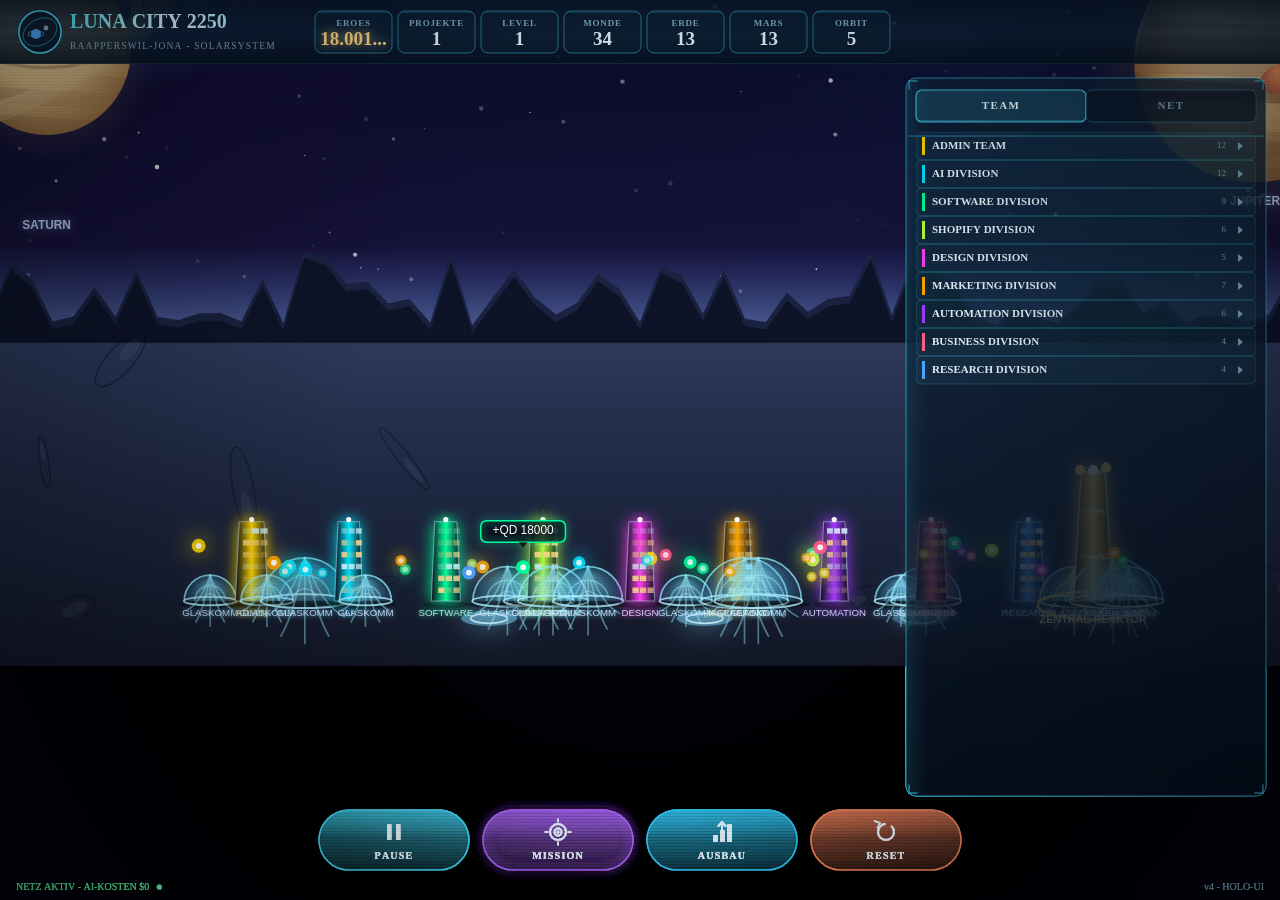
<file: public/ai-city-2250/index.html>
<!DOCTYPE html>
<html lang="de">
<head>
<meta charset="UTF-8">
<meta name="viewport" content="width=device-width, initial-scale=1.0">
<title>LUNA CITY 2250 · Holografisches System</title>
<style>
  html,body{margin:0;padding:0;width:100%;height:100%;overflow:hidden;background:#02030a}
  canvas{display:block;width:100%;height:100%;cursor:default}
  #boot{position:fixed;inset:0;display:flex;flex-direction:column;align-items:center;justify-content:center;background:radial-gradient(1200px 600px at 50% 20%,#0c1440,#02030a);color:#9fb8d8;font-family:'Segoe UI',sans-serif;z-index:5}
  #boot .lbl{font-size:13px;letter-spacing:3px;color:#7df0ff;text-transform:uppercase}
</style>
</head>
<body>
<div id="boot">
  <div class="lbl">LUNA CITY 2250 lädt …</div>
</div>
<canvas id="game"></canvas>

<script src="roster.js"></script>
<script src="sim.js"></script>
<script src="world.js"></script>
<script src="ui.js"></script>
<script>
(function () {
  'use strict';
  var cv = document.getElementById('game');
  var boot = document.getElementById('boot');

  if (!window.SIM || !window.WORLD || !window.UI) {
    boot.innerHTML = '<div style="color:#ff8f7b;font-size:14px">Lade-Fehler: Module fehlen</div>';
    return;
  }

  window.WORLD.init(cv);
  window.UI.init(cv);
  boot.style.display = 'none';

  var SIM = window.SIM, WORLD = window.WORLD, UI = window.UI;

  /* ---- Eingabe: Pan / Zoom / Klick ---- */
  var drag = false, moved = false, lx = 0, ly = 0;

  cv.addEventListener('pointerdown', function (e) {
    lx = e.offsetX; ly = e.offsetY;
    drag = true; moved = false;
  });

  cv.addEventListener('pointermove', function (e) {
    if (!drag) return;
    var z = WORLD.zoomFactor();
    var dx = e.offsetX - lx, dy = e.offsetY - ly;
    if (Math.abs(dx) + Math.abs(dy) > 2) moved = true;
    WORLD.panBy(-dx / z, -dy / z);
    lx = e.offsetX; ly = e.offsetY;
  });

  cv.addEventListener('pointerup', function (e) {
    if (drag && !moved) handleClick(e.offsetX, e.offsetY);
    drag = false;
  });

  cv.addEventListener('pointercancel', function () { drag = false; });

  cv.addEventListener('wheel', function (e) {
    e.preventDefault();
    var dy = e.deltaY || 0;
    if (UI.wheel(e.offsetX, e.offsetY, dy)) return;
    if (!drag) WORLD.zoomAt(e.offsetX, e.offsetY, e.deltaY < 0 ? 1.12 : 0.89);
  }, { passive: false });

  cv.addEventListener('dblclick', function () { WORLD.resetCam(); });

  function handleClick(ex, ey) {
    var hit = UI.hitTest(ex, ey);

    if (hit && hit.t === 'button-action') { /* reserved */ }

    if (hit) {
      if (hit.t === 'tab') { UI.setTab(hit.id); return; }
      if (hit.t === 'div') { UI.toggleDivision(hit.di); return; }
      if (hit.t === 'row') { if (hit.agent) UI.selectAgent(hit.agent); return; }
      if (hit.t === 'close') { UI.closeDetail(); return; }
      if (hit.t === 'btn') {
        if (hit.id === 'pause') { SIM.paused = !SIM.paused; UI.toast(SIM.paused ? '⏸ Simulation pausiert' : '▶ Simulation läuft'); }
        else if (hit.id === 'launch') { SIM.launchMission(); UI.toast('🚀 Mission gestartet'); }
        else if (hit.id === 'build') { SIM.buildProject(); UI.toast('🏗 Ausbau gestartet'); }
        else if (hit.id === 'reset') { SIM.reset(); UI.toast('⟲ Kolonie zurückgesetzt'); }
        return;
      }
      if (hit.t === 'chip') {
        UI.toast('Statistik · hol dir mehr Projekte!');
        return;
      }
      /* 'clear' oder 'card' -> zuerst Welt-Agent treffen */
    }

    var agent = WORLD.hitAgent(ex, ey);
    if (agent) { UI.selectAgent(agent); }
    else { UI.closeDetail(); }
  }

  /* ---- Haupt-Loop ---- */
  var last = SIM.now();
  function loop(nowT) {
    var dt = Math.min(0.08, (nowT - last) / 1000);
    last = nowT;
    SIM.tick(dt);
    SIM.missionTick(dt);
    WORLD.render(nowT);
    UI.render(nowT);
    requestAnimationFrame(loop);
  }
  requestAnimationFrame(loop);
})();
</script>
</body>
</html>
</file>
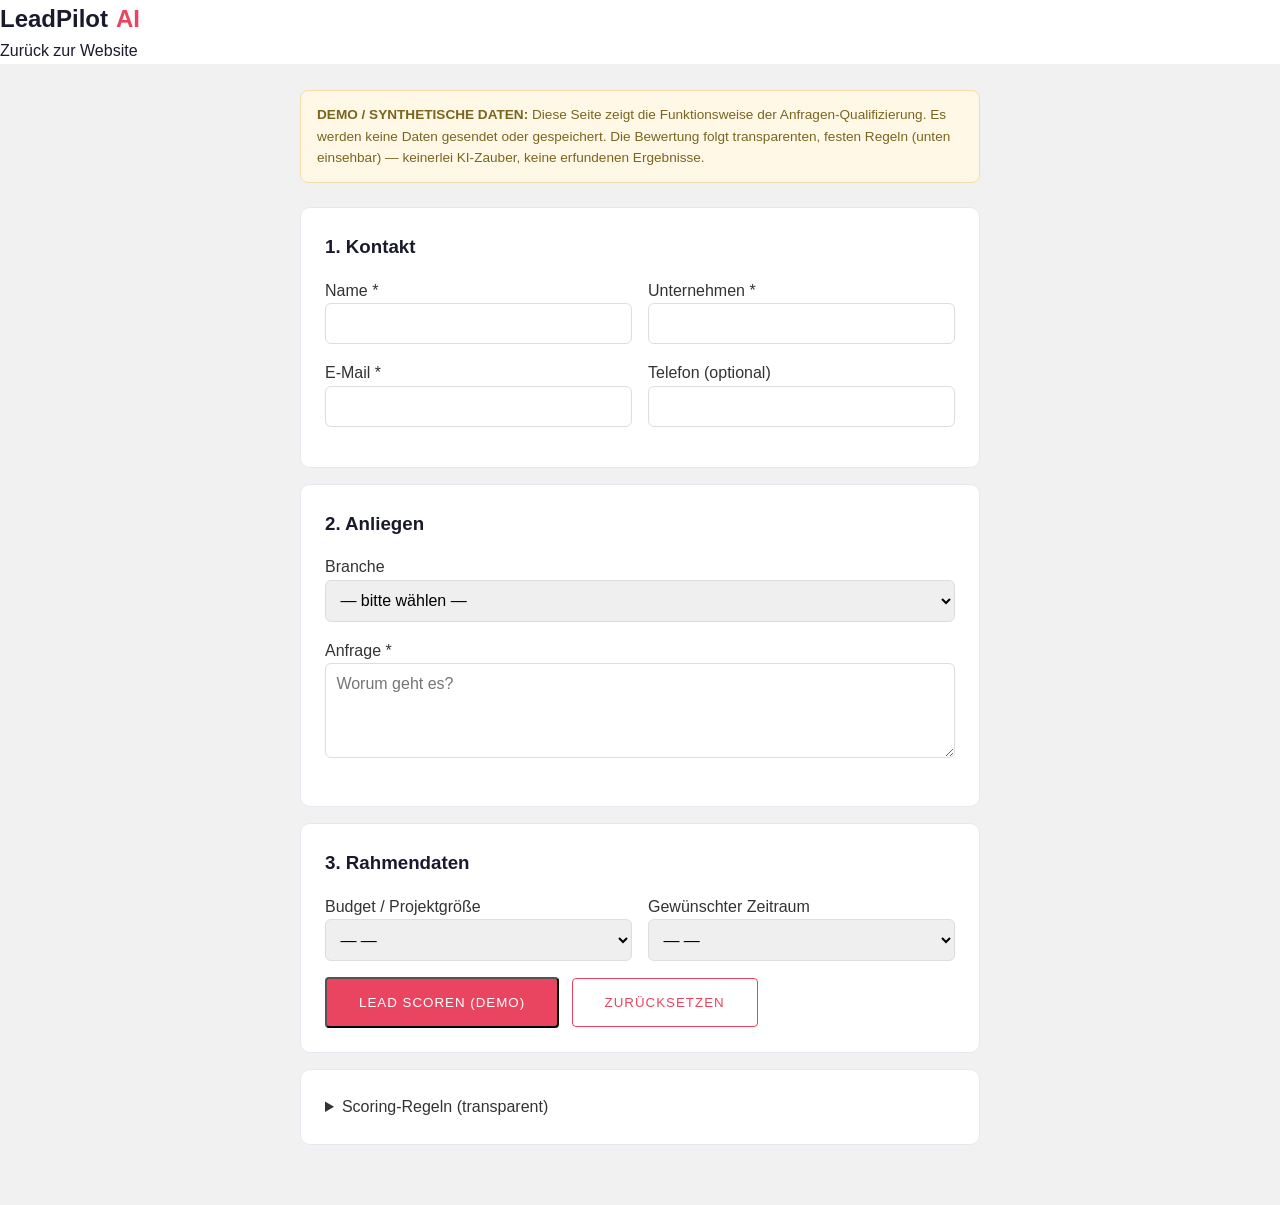
<file: public/demo.html>
<!DOCTYPE html>
<html lang="de">
<head>
<meta charset="UTF-8">
<meta name="viewport" content="width=device-width, initial-scale=1.0">
<title>LeadPilot AI — Live-Demo: Anfragen-Qualifizierung</title>
<meta name="robots" content="noindex">
<link rel="stylesheet" href="src/style.css">
<style>
.demo-wrap{max-width:720px;margin:90px auto 60px;padding:0 20px}
.demo-note-banner{background:#fff8e6;border:1px solid #f0dfa8;border-radius:8px;padding:.8rem 1rem;font-size:.85rem;margin-bottom:1.5rem;color:#7a6520}
.wizard-step{background:#fff;border:1px solid #e8e8f0;border-radius:10px;padding:1.5rem;margin-bottom:1rem}
.wizard-step h3{margin-bottom:1rem;color:var(--primary)}
.field-row{display:flex;gap:1rem;flex-wrap:wrap}
.field-col{flex:1;min-width:220px;margin-bottom:1rem}
.score-result{border-radius:12px;padding:2rem;text-align:center}
.score-low{background:#ffecec;border:2px solid #e94560}
.score-med{background:#fff8e6;border:2px solid #e9a13b}
.score-high{background:#eafaf0;border:2px solid #35b56a}
.score-big{font-size:3rem;line-height:1}
.reasons{text-align:left;margin:1.25rem auto 0;max-width:480px}
.reasons li{padding:.35rem 0;border-bottom:1px dashed rgba(0,0,0,.08);font-size:.92rem;list-style:none}
select,input,textarea{width:100%;padding:.65rem;border:1px solid #ddd;border-radius:6px;font-family:inherit;font-size:1rem}
</style>
</head>
<body>
<header class="navbar">
  <div class="logo">LeadPilot<span> AI</span></div>
  <nav><ul><li><a href="index.html">Zurück zur Website</a></li></ul></nav>
</header>

<div class="demo-wrap">
  <div class="demo-note-banner"><strong>DEMO / SYNTHETISCHE DATEN:</strong> Diese Seite zeigt die Funktionsweise der Anfragen-Qualifizierung. Es werden keine Daten gesendet oder gespeichert. Die Bewertung folgt transparenten, festen Regeln (unten einsehbar) — keinerlei KI-Zauber, keine erfundenen Ergebnisse.</div>

  <form id="qualify-form">
    <div class="wizard-step">
      <h3>1. Kontakt</h3>
      <div class="field-row">
        <div class="field-col"><label for="q-name">Name *</label><input id="q-name" required></div>
        <div class="field-col"><label for="q-firm">Unternehmen *</label><input id="q-firm" required></div>
      </div>
      <div class="field-row">
        <div class="field-col"><label for="q-mail">E-Mail *</label><input id="q-mail" type="email" required></div>
        <div class="field-col"><label for="q-tel">Telefon (optional)</label><input id="q-tel" type="tel"></div>
      </div>
    </div>

    <div class="wizard-step">
      <h3>2. Anliegen</h3>
      <div class="field-col"><label for="q-branche">Branche</label>
        <select id="q-branche">
          <option value="">— bitte wählen —</option>
          <option>Heizung / Solar</option><option>Dachdecker</option><option>Sanitär</option>
          <option>Elektriker</option><option>Küchenbau</option><option>Fensterbau</option>
          <option>Immobilien</option><option>Sonstiges</option>
        </select>
      </div>
      <div class="field-col"><label for="q-msg">Anfrage *</label><textarea id="q-msg" rows="4" required placeholder="Worum geht es?"></textarea></div>
    </div>

    <div class="wizard-step">
      <h3>3. Rahmendaten</h3>
      <div class="field-row">
        <div class="field-col"><label for="q-budget">Budget / Projektgröße</label>
          <select id="q-budget"><option value="">— —</option><option value="l">unter 500 €</option><option value="m">500–999 €</option><option value="h">ab 1.000 €</option></select>
        </div>
        <div class="field-col"><label for="q-time">Gewünschter Zeitraum</label>
          <select id="q-time"><option value="">— —</option><option value="now">sofort</option><option value="month">innerhalb eines Monats</option><option value="later">später / unklar</option></select>
        </div>
      </div>
      <button type="submit" class="cta-btn">Lead scoren (Demo)</button>
    <button type="button" id="q-reset" class="cta-btn secondary" style="margin-left:.5rem">Zurücksetzen</button>
    </div>
  </form>

  <div id="result" hidden></div>

  <details class="wizard-step"><summary>Scoring-Regeln (transparent)</summary>
    <ul class="reasons">
      <li>+2 Budget ab 1.000 € · +1 Budget 500–999 €</li>
      <li>+2 Zeitraum „sofort“ · +1 „innerhalb eines Monats“</li>
      <li>+1 Telefonnummer angegeben</li>
      <li>+1 ausführliche Anfrage (über 200 Zeichen)</li>
      <li>+2 Branche mit hohem durchschnittlichen Auftragswert</li>
      <li>≥ 6 Punkte = HIGH · 3–5 = MEDIUM · 0–2 = LOW</li>
    </ul>
  </details>
</div>

<script>
document.getElementById('q-reset').addEventListener('click', () => {
  document.getElementById('qualify-form').reset();
  const r = document.getElementById('result');
  r.hidden = true; r.innerHTML = '';
});

document.getElementById('qualify-form').addEventListener('submit', function(e){
  e.preventDefault();
  const v = id => document.getElementById(id).value;
  let score = 0; const reasons = [];
  const b = v('q-budget'), t = v('q-time'), tel = v('q-tel').trim(), msg = v('q-msg'), br = v('q-branche');
  if (b==='h'){score+=2;reasons.push('+2 Budget ab 1.000 €');} else if(b==='m'){score+=1;reasons.push('+1 Budget 500–999 €');}
  if (t==='now'){score+=2;reasons.push('+2 Zeitraum sofort');} else if(t==='month'){score+=1;reasons.push('+1 innerhalb eines Monats');}
  if (tel){score+=1;reasons.push('+1 Telefon angegeben');}
  if (msg.length>200){score+=1;reasons.push('+1 ausführliche Anfrage');}
  if (br && br!=='Sonstiges'){score+=2;reasons.push('+2 High-Ticket-Branche ('+br+')');}
  const level = score>=6?'high':(score>=3?'med':'low');
  const label = {high:'🟢 HIGH INTENT',med:'🟡 MEDIUM INTENT',low:'🔴 LOW INTENT'}[level];
  const text  = {high:'Sofort persönlich melden — hoher Abschlusswahrscheinlichkeit.',
                 med:'Innerhalb von 24 Stunden nachfassen.',
                 low:'Standardantwort genügt; kein Vertriebsaufwand.'}[level];
  const r = document.getElementById('result');
  r.hidden = false;
  r.innerHTML = '<div class="score-result score-'+level+'"><div class="score-big">'+score+'</div>'+
    '<div style="font-weight:700;font-size:1.2rem;margin:.5rem 0">'+label+'</div>'+
    '<p>'+text+'</p><ul class="reasons">'+reasons.map(x=>'<li>'+x+'</li>').join('')+
    (reasons.length?'':'<li>Keine Bonuskriterien erfüllt</li>')+'</ul></div>';
  r.scrollIntoView({behavior:'smooth'});
});
</script>
</body>
</html>
</file>
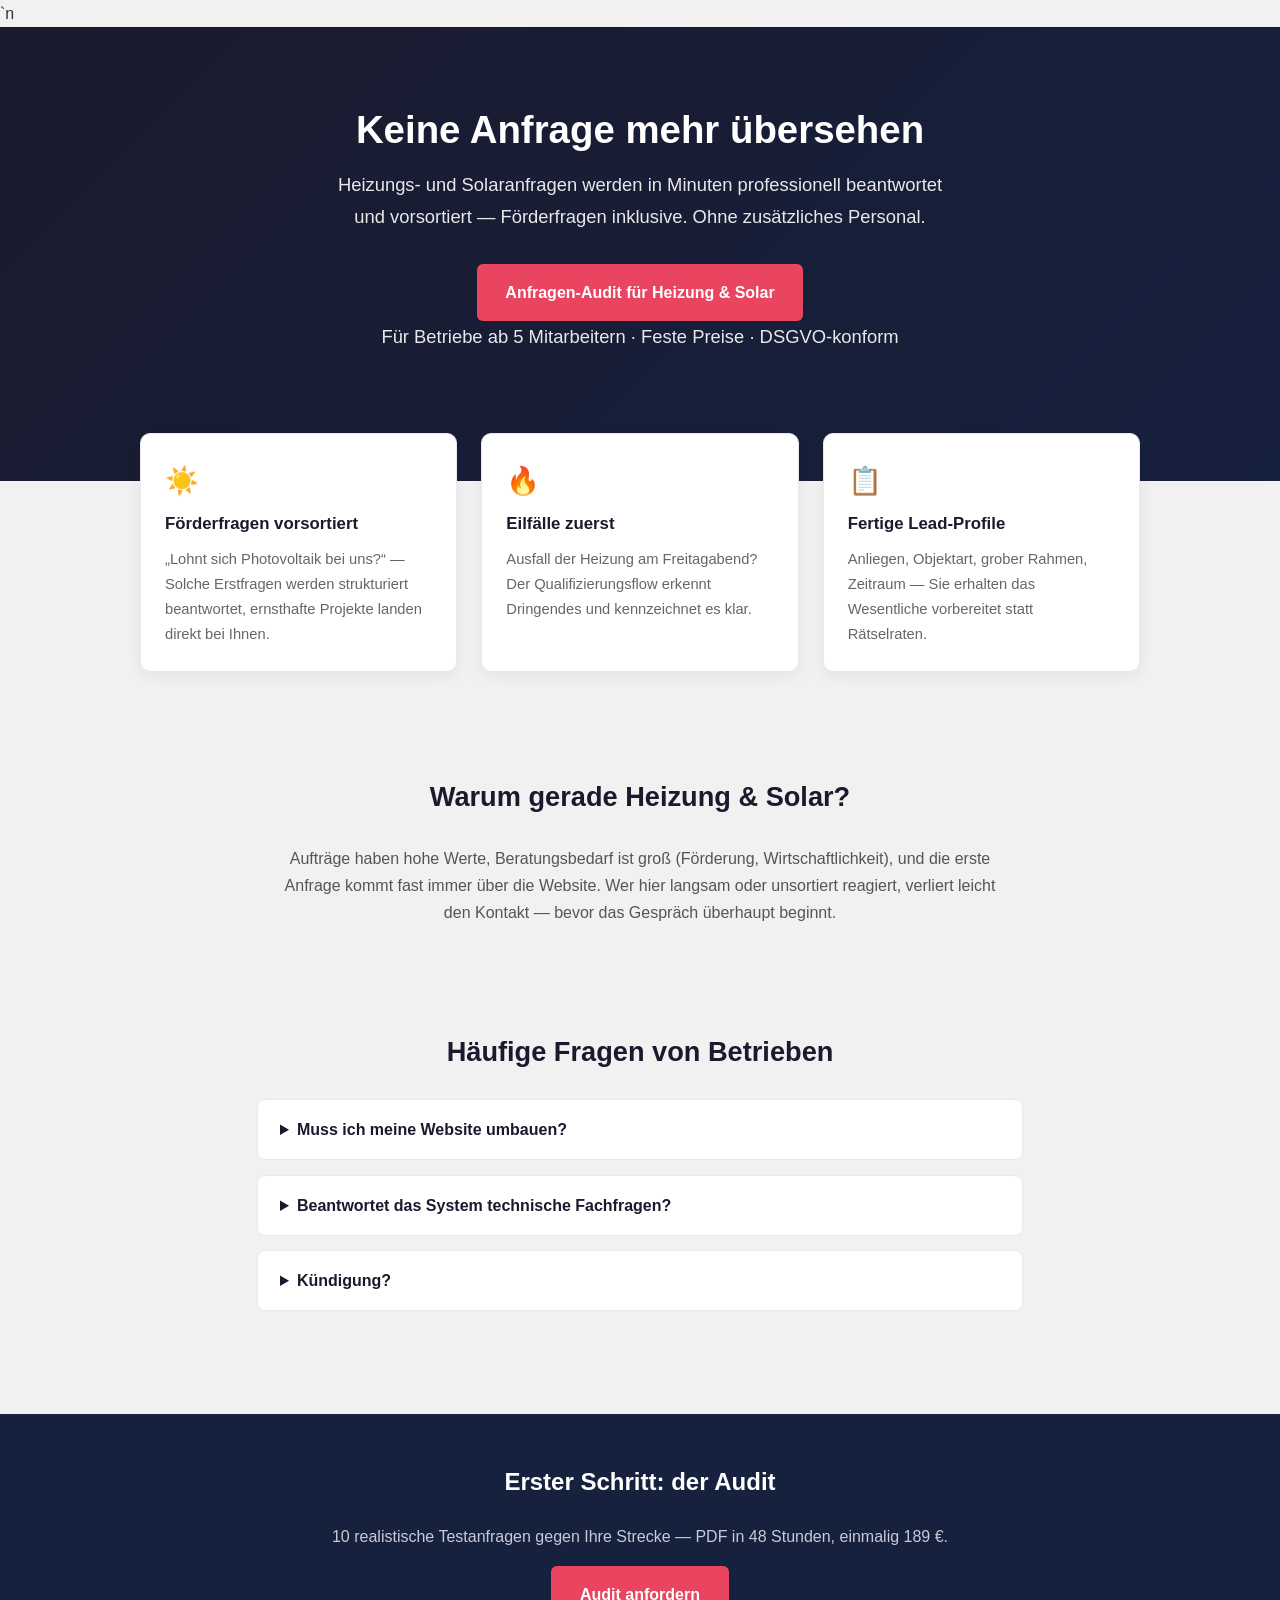
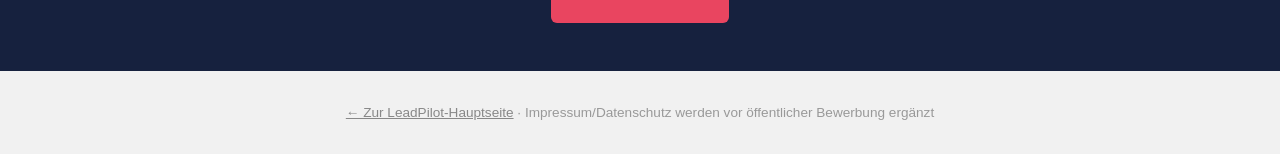
<file: public/branches/heizung-solar.html>
<!DOCTYPE html>
<html lang="de">
<head>
<meta charset="UTF-8">
<meta name="viewport" content="width=device-width, initial-scale=1.0">
<title>Anfragen-Qualifizierung für Heizungs- und Solarbetriebe | LeadPilot AI</title>
<meta name="description" content="Heizungs- und Solaranfragen sofort qualifiziert beantworten: Förderfragen vorsortieren, ernsthafte Projekte erkennen — ohne zusätzliches Personal. Feste Preise, DSGVO-konform.">
<link rel="canonical" href="https://nate8645.github.io/ai-business/branches/heizung-solar.html">
<meta property="og:title" content="LeadPilot AI für Heizung & Solar">
<meta property="og:description" content="Anfragen sofort qualifiziert beantworten — Förderfragen vorsortiert, ernsthafte Projekte erkannt.">
<meta property="og:type" content="website">
<style>
body{font-family:'Segoe UI',Tahoma,sans-serif;line-height:1.7;color:#333;margin:0;background:#f1f1f1}
.hero{background:linear-gradient(135deg,#1a1a2e,#16213e);color:#fff;text-align:center;padding:5rem 1.25rem 6rem}
.skip{position:absolute;left:-9999px;background:#e94560;color:#fff;padding:.5rem 1rem;z-index:99}.skip:focus{left:.5rem;top:.5rem}.hero h1{font-size:2.4rem;line-height:1.2;margin:0 auto 1rem;max-width:700px}
.hero p{font-size:1.15rem;opacity:.9;max-width:620px;margin:0 auto 2rem}
.trust{font-size:.9rem;opacity:.75}
.btn{display:inline-block;background:#e94560;color:#fff;padding:.95rem 1.8rem;border-radius:6px;text-decoration:none;font-weight:600}
.btn:hover{background:#d13a52}
.wrap{max-width:1000px;margin:-3rem auto 0;padding:0 20px}
.grid{display:grid;grid-template-columns:repeat(auto-fit,minmax(260px,1fr));gap:1.5rem;margin-bottom:2.5rem}
.card{background:#fff;border-radius:10px;padding:1.5rem;border:1px solid #e8e8f0;box-shadow:0 4px 16px rgba(0,0,0,.06)}
.card h2{font-size:1.05rem;color:#1a1a2e;margin:.4rem 0 .5rem}
.card .ic{font-size:1.7rem}
.card p{font-size:.92rem;color:#666;margin:0}
section.sec{max-width:1000px;margin:0 auto;padding:2.5rem 20px}
h2.big{font-size:1.7rem;color:#1a1a2e;text-align:center;margin-bottom:1.5rem}
.faq details{background:#fff;border:1px solid #e8e8f0;border-radius:8px;padding:1rem 1.35rem;margin-bottom:.9rem;max-width:720px;margin-left:auto;margin-right:auto}
.faq summary{cursor:pointer;font-weight:600;color:#1a1a2e}
.faq details[open] summary{margin-bottom:.6rem}
.cta{text-align:center;padding:3rem 1rem;background:#16213e;color:#fff;margin-top:3rem}
.cta h2{margin-top:0}
.note{text-align:center;font-size:.85rem;color:#999;padding:1rem}
@media(max-width:600px){.hero h1{font-size:1.7rem}}
</style>
</head>
<body>`n<a class="skip" href="#main">Zum Inhalt</a>
<section class="hero">
  <h1>Keine Anfrage mehr übersehen</h1>
  <p>Heizungs- und Solaranfragen werden in Minuten professionell beantwortet und vorsortiert — Förderfragen inklusive. Ohne zusätzliches Personal.</p>
  <a class="btn" href="../index.html#kontakt">Anfragen-Audit für Heizung &amp; Solar</a>
  <p class="trust">Für Betriebe ab 5 Mitarbeitern · Feste Preise · DSGVO-konform</p>
</section>

<div class="wrap" id="main">
  <div class="grid">
    <div class="card"><span class="ic">☀️</span><h2>Förderfragen vorsortiert</h2><p>„Lohnt sich Photovoltaik bei uns?“ — Solche Erstfragen werden strukturiert beantwortet, ernsthafte Projekte landen direkt bei Ihnen.</p></div>
    <div class="card"><span class="ic">🔥</span><h2>Eilfälle zuerst</h2><p>Ausfall der Heizung am Freitagabend? Der Qualifizierungsflow erkennt Dringendes und kennzeichnet es klar.</p></div>
    <div class="card"><span class="ic">📋</span><h2>Fertige Lead-Profile</h2><p>Anliegen, Objektart, grober Rahmen, Zeitraum — Sie erhalten das Wesentliche vorbereitet statt Rätselraten.</p></div>
  </div>
</div>

<section class="sec">
  <h2 class="big">Warum gerade Heizung &amp; Solar?</h2>
  <p style="text-align:center;max-width:720px;margin:0 auto;color:#555">Aufträge haben hohe Werte, Beratungsbedarf ist groß (Förderung, Wirtschaftlichkeit), und die erste Anfrage kommt fast immer über die Website. Wer hier langsam oder unsortiert reagiert, verliert leicht den Kontakt — bevor das Gespräch überhaupt beginnt.</p>
</section>

<section class="sec faq">
  <h2 class="big">Häufige Fragen von Betrieben</h2>
  <details><summary>Muss ich meine Website umbauen?</summary><p>Nein. LeadPilot setzt auf Ihrer bestehenden Anfragen-Strecke auf — Formular, E-Mail oder beides.</p></details>
  <details><summary>Beantwortet das System technische Fachfragen?</summary><p>Nein, und das ist Absicht: Es bestätigt den Eingang, sammelt strukturiert die Eckdaten und übergibt an Sie. Die fachliche Beratung bleibt Ihre Leistung.</p></details>
  <details><summary>Kündigung?</summary><p>Monatspakete sind monatlich kündbar.</p></details>
</section>
<script type="application/ld+json">
{"@context":"https://schema.org","@type":"FAQPage","mainEntity":[
{"@type":"Question","name":"Muss ich meine Website umbauen?","acceptedAnswer":{"@type":"Answer","text":"Nein. LeadPilot setzt auf Ihrer bestehenden Anfragen-Strecke auf — Formular, E-Mail oder beides."}},
{"@type":"Question","name":"Beantwortet das System technische Fachfragen?","acceptedAnswer":{"@type":"Answer","text":"Nein, und das ist Absicht: Es bestätigt den Eingang, sammelt strukturiert die Eckdaten und übergibt an Sie. Die fachliche Beratung bleibt Ihre Leistung."}},
{"@type":"Question","name":"Kündigung?","acceptedAnswer":{"@type":"Answer","text":"Monatspakete sind monatlich kündbar."}}]}
</script>

<div class="cta">
  <h2>Erster Schritt: der Audit</h2>
  <p style="color:#c9c9d9">10 realistische Testanfragen gegen Ihre Strecke — PDF in 48 Stunden, einmalig 189 €.</p>
  <a class="btn" href="../index.html#kontakt">Audit anfordern</a>
</div>
<p class="note"><a href="../index.html" style="color:#888">← Zur LeadPilot-Hauptseite</a> · Impressum/Datenschutz werden vor öffentlicher Bewerbung ergänzt</p>
</body>
</html>
</file>
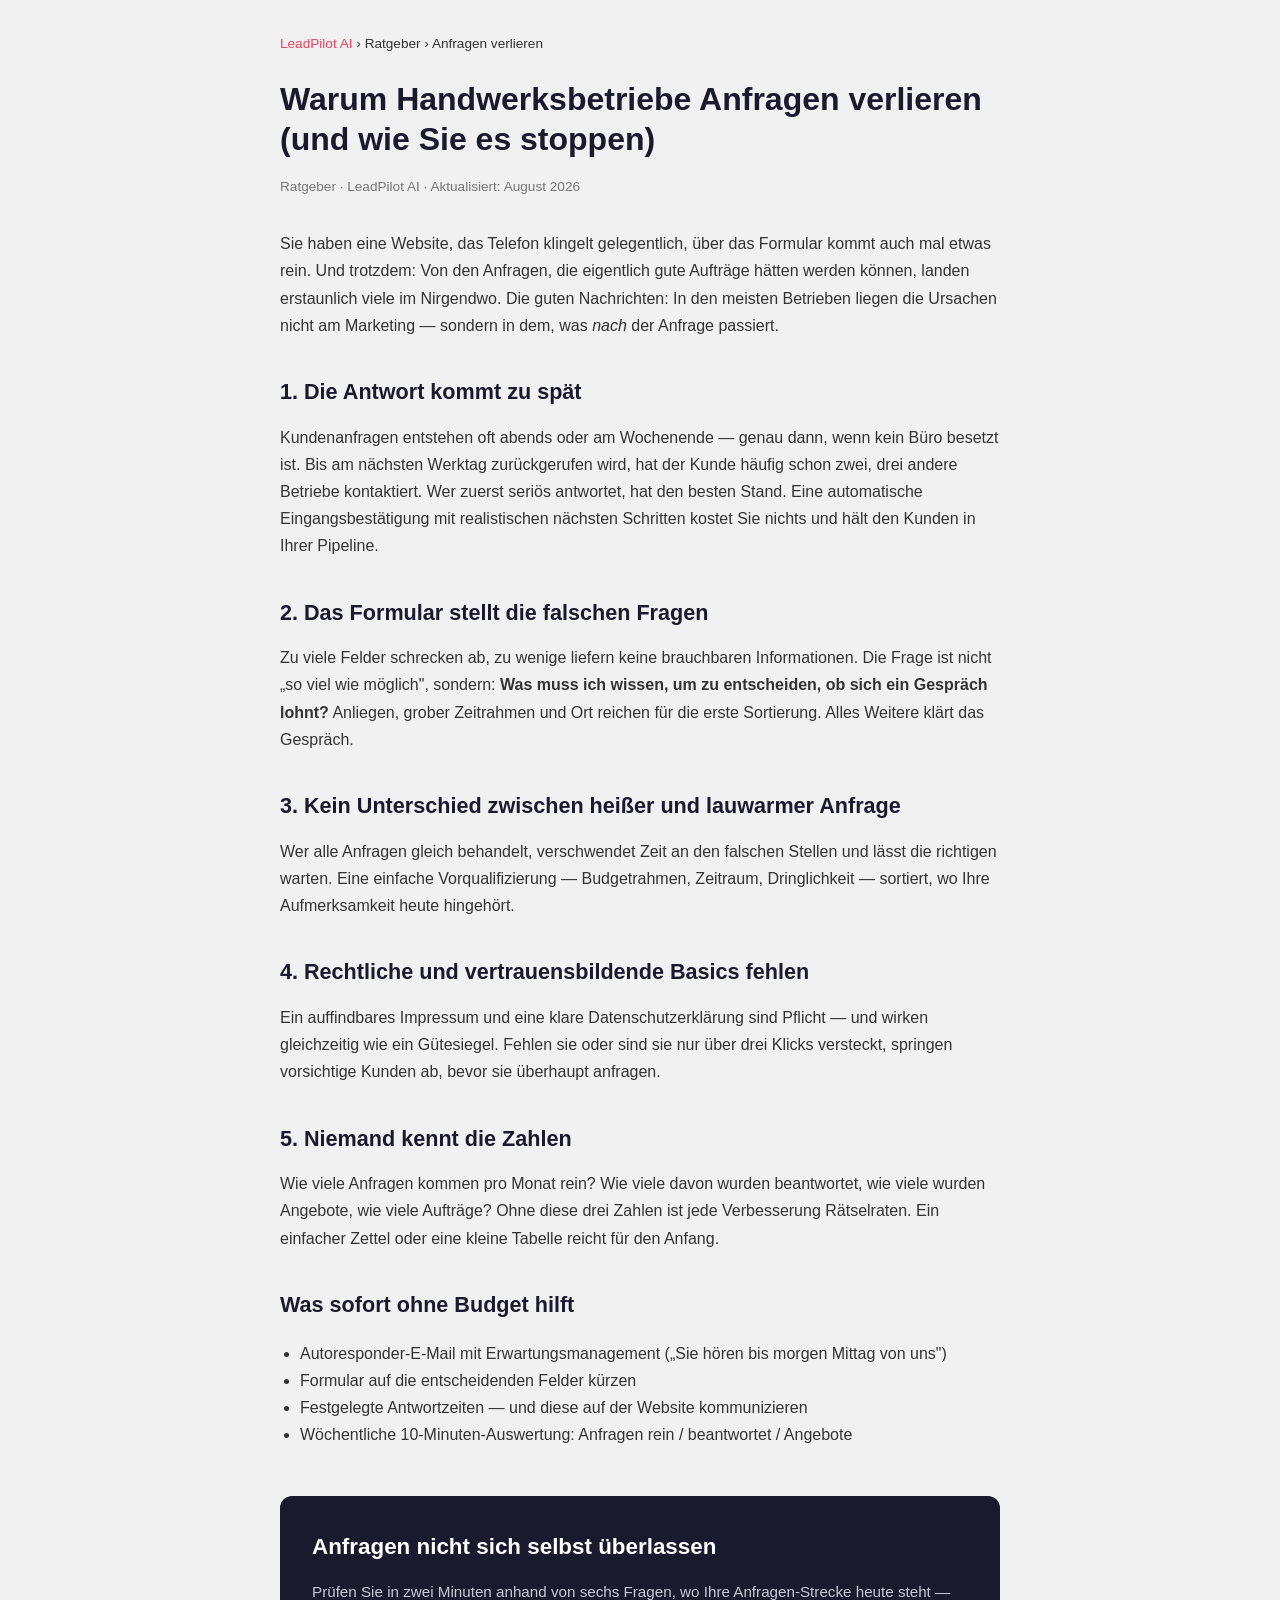
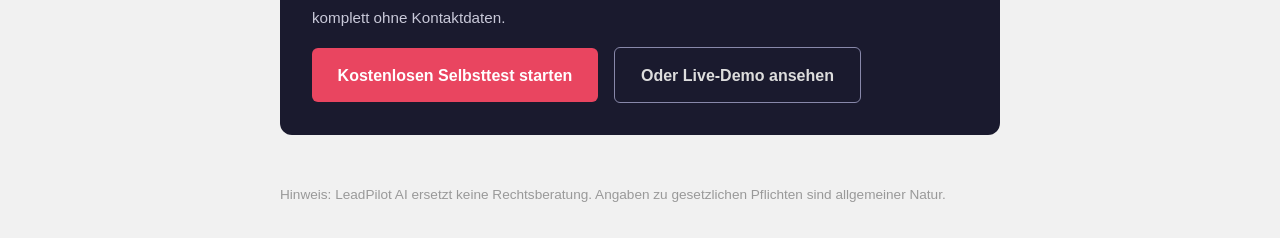
<file: public/content/anfragen-verlieren.html>
<!DOCTYPE html>
<html lang="de">
<head>
<meta charset="UTF-8">
<meta name="viewport" content="width=device-width, initial-scale=1.0">
<title>Warum Handwerksbetriebe Anfragen verlieren (und wie Sie es stoppen) | LeadPilot AI</title>
<meta name="description" content="5 häufige Gründe, warum Handwerksbetriebe Website-Anfragen verlieren — und was Sie ohne zusätzliches Personal dagegen tun können. Mit Selbstcheck.">
<link rel="canonical" href="https://nate8645.github.io/ai-business/content/anfragen-verlieren.html">
<meta property="og:title" content="Warum Handwerksbetriebe Anfragen verlieren">
<meta property="og:description" content="5 häufige Ursachen — und was ohne zusätzliches Personal sofort hilft. Mit Selbstcheck.">
<meta property="og:type" content="article">
<meta name="twitter:card" content="summary">
<script type="application/ld+json">
{"@context":"https://schema.org","@type":"Article","headline":"Warum Handwerksbetriebe Anfragen verlieren (und wie Sie es stoppen)","author":{"@type":"Organization","name":"LeadPilot AI"},"inLanguage":"de"}
</script>
<style>
body{font-family:'Segoe UI',Tahoma,sans-serif;line-height:1.7;color:#333;margin:0;background:#f1f1f1}
.wrap{max-width:720px;margin:2rem auto;padding:0 20px}
.crumbs{font-size:.85rem;margin-bottom:1.5rem}
.crumbs a{color:#e94560;text-decoration:none}
h1{color:#1a1a2e;font-size:2rem;line-height:1.25;margin-bottom:1rem}
h2{color:#1a1a2e;font-size:1.35rem;margin:2.2rem 0 .8rem}
p{margin:0 0 1rem}
.card{background:#fff;border:1px solid #e8e8f0;border-radius:10px;padding:1.25rem 1.5rem;margin-bottom:1.25rem}
.card h2{margin-top:0;font-size:1.15rem}
.cta-box{background:#1a1a2e;color:#fff;padding:2rem;border-radius:12px;max-width:680px;margin:3rem auto}
.cta-box h2{color:#fff;margin-top:0;font-size:1.4rem}
.cta-box p{color:#c9c9d9;font-size:.95rem}
.btn{display:inline-block;background:#e94560;color:#fff;padding:.85rem 1.6rem;border-radius:6px;text-decoration:none;font-weight:600;margin-right:.75rem}
.btn.ghost{background:transparent;border:1px solid #8888aa;color:#ddd}
.meta{font-size:.85rem;color:#777;margin-bottom:2rem}
ul{padding-left:1.25rem}
@media(max-width:600px){h1{font-size:1.6rem}.cta-box{padding:1.4rem}}
</style>
</head>
<body>
<div class="wrap">
<nav class="crumbs"><a href="../index.html">LeadPilot AI</a> › Ratgeber › Anfragen verlieren</nav>
<h1>Warum Handwerksbetriebe Anfragen verlieren (und wie Sie es stoppen)</h1>
<p class="meta">Ratgeber · LeadPilot AI · Aktualisiert: August 2026</p>

<p>Sie haben eine Website, das Telefon klingelt gelegentlich, über das Formular kommt auch mal etwas rein. Und trotzdem: Von den Anfragen, die eigentlich gute Aufträge hätten werden können, landen erstaunlich viele im Nirgendwo. Die guten Nachrichten: In den meisten Betrieben liegen die Ursachen nicht am Marketing — sondern in dem, was <em>nach</em> der Anfrage passiert.</p>

<h2>1. Die Antwort kommt zu spät</h2>
<p>Kundenanfragen entstehen oft abends oder am Wochenende — genau dann, wenn kein Büro besetzt ist. Bis am nächsten Werktag zurückgerufen wird, hat der Kunde häufig schon zwei, drei andere Betriebe kontaktiert. Wer zuerst seriös antwortet, hat den besten Stand. Eine automatische Eingangsbestätigung mit realistischen nächsten Schritten kostet Sie nichts und hält den Kunden in Ihrer Pipeline.</p>

<h2>2. Das Formular stellt die falschen Fragen</h2>
<p>Zu viele Felder schrecken ab, zu wenige liefern keine brauchbaren Informationen. Die Frage ist nicht „so viel wie möglich", sondern: <strong>Was muss ich wissen, um zu entscheiden, ob sich ein Gespräch lohnt?</strong> Anliegen, grober Zeitrahmen und Ort reichen für die erste Sortierung. Alles Weitere klärt das Gespräch.</p>

<h2>3. Kein Unterschied zwischen heißer und lauwarmer Anfrage</h2>
<p>Wer alle Anfragen gleich behandelt, verschwendet Zeit an den falschen Stellen und lässt die richtigen warten. Eine einfache Vorqualifizierung — Budgetrahmen, Zeitraum, Dringlichkeit — sortiert, wo Ihre Aufmerksamkeit heute hingehört.</p>

<h2>4. Rechtliche und vertrauensbildende Basics fehlen</h2>
<p>Ein auffindbares Impressum und eine klare Datenschutzerklärung sind Pflicht — und wirken gleichzeitig wie ein Gütesiegel. Fehlen sie oder sind sie nur über drei Klicks versteckt, springen vorsichtige Kunden ab, bevor sie überhaupt anfragen.</p>

<h2>5. Niemand kennt die Zahlen</h2>
<p>Wie viele Anfragen kommen pro Monat rein? Wie viele davon wurden beantwortet, wie viele wurden Angebote, wie viele Aufträge? Ohne diese drei Zahlen ist jede Verbesserung Rätselraten. Ein einfacher Zettel oder eine kleine Tabelle reicht für den Anfang.</p>

<h2>Was sofort ohne Budget hilft</h2>
<ul>
<li>Autoresponder-E-Mail mit Erwartungsmanagement („Sie hören bis morgen Mittag von uns")</li>
<li>Formular auf die entscheidenden Felder kürzen</li>
<li>Festgelegte Antwortzeiten — und diese auf der Website kommunizieren</li>
<li>Wöchentliche 10-Minuten-Auswertung: Anfragen rein / beantwortet / Angebote</li>
</ul>

<div class="cta-box">
<h2>Anfragen nicht sich selbst überlassen</h2>
<p>Prüfen Sie in zwei Minuten anhand von sechs Fragen, wo Ihre Anfragen-Strecke heute steht — komplett ohne Kontaktdaten.</p>
<a class="btn" href="../index.html#selbstcheck">Kostenlosen Selbsttest starten</a>
<a class="btn ghost" href="../demo.html">Oder Live-Demo ansehen</a>
</div>

<p style="font-size:.85rem;color:#999">Hinweis: LeadPilot AI ersetzt keine Rechtsberatung. Angaben zu gesetzlichen Pflichten sind allgemeiner Natur.</p>
</div>
</body>
</html>
</file>
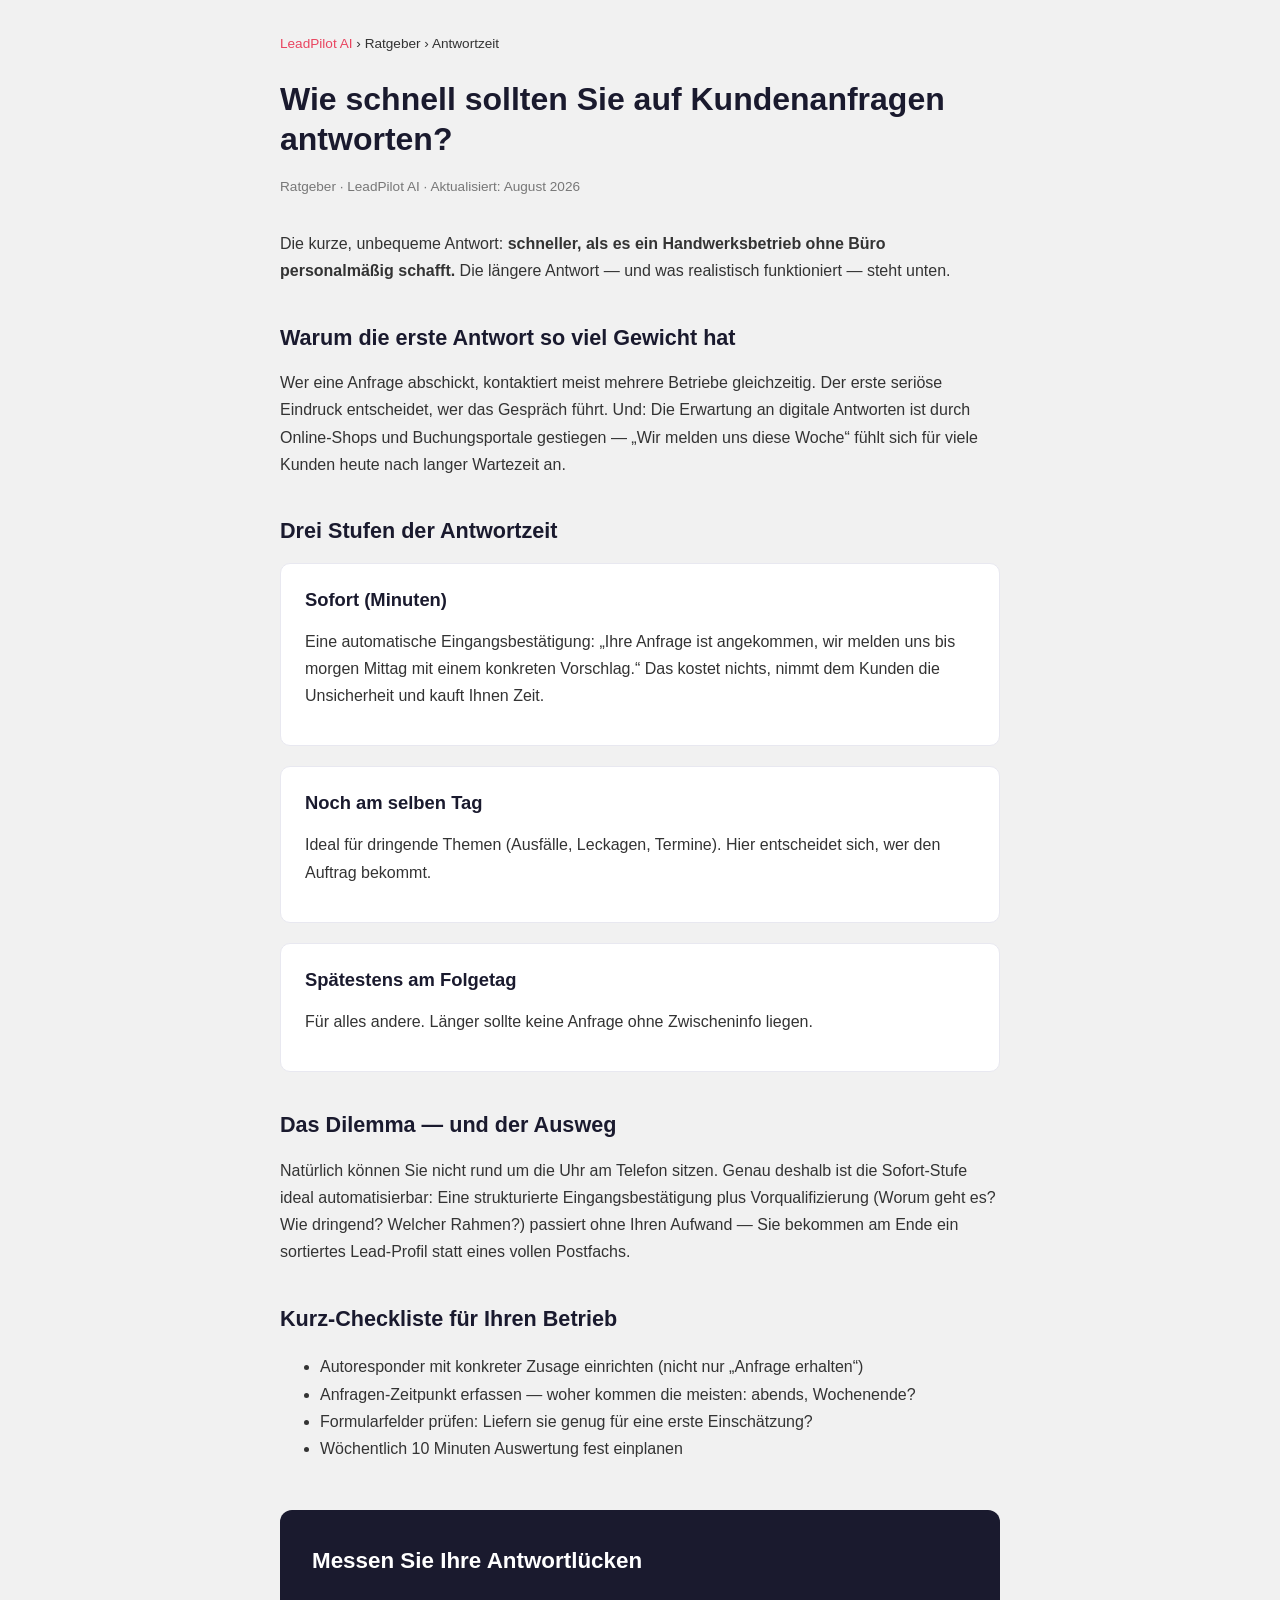
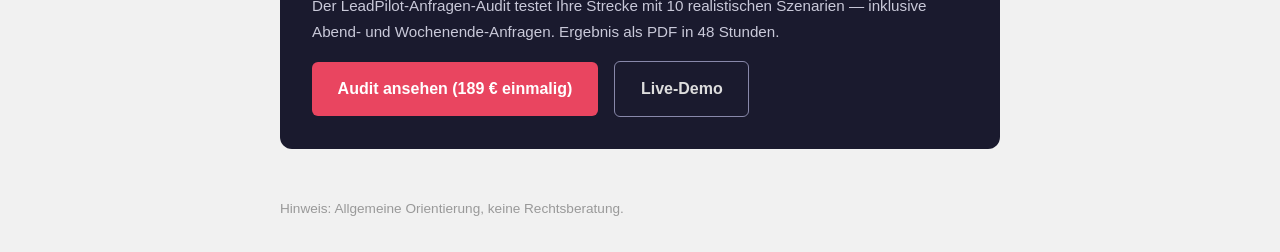
<file: public/content/wie-schnell-antworten.html>
<!DOCTYPE html>
<html lang="de">
<head>
<meta charset="UTF-8">
<meta name="viewport" content="width=device-width, initial-scale=1.0">
<title>Wie schnell sollten Sie auf Kundenanfragen antworten? | LeadPilot AI</title>
<meta name="description" content="Warum die Antwortzeit über Aufträge entscheidet, was realistisch für Handwerksbetriebe ist — und wie Automatisierung ohne Personal hilft.">
<link rel="canonical" href="https://nate8645.github.io/ai-business/content/wie-schnell-antworten.html">
<meta property="og:title" content="Wie schnell sollten Sie auf Kundenanfragen antworten?">
<meta property="og:description" content="Antwortzeit entscheidet über Aufträge. Was realistisch ist — und was Automatisierung übernehmen kann.">
<meta property="og:type" content="article">
<meta name="twitter:card" content="summary">
<script type="application/ld+json">
{"@context":"https://schema.org","@type":"Article","headline":"Wie schnell sollten Sie auf Kundenanfragen antworten?","author":{"@type":"Organization","name":"LeadPilot AI"},"inLanguage":"de"}
</script>
<style>
body{font-family:'Segoe UI',Tahoma,sans-serif;line-height:1.7;color:#333;margin:0;background:#f1f1f1}
.wrap{max-width:720px;margin:2rem auto;padding:0 20px}
.crumbs{font-size:.85rem;margin-bottom:1.5rem}
.crumbs a{color:#e94560;text-decoration:none}
h1{color:#1a1a2e;font-size:2rem;line-height:1.25;margin-bottom:1rem}
h2{color:#1a1a2e;font-size:1.35rem;margin:2.2rem 0 .8rem}
p{margin:0 0 1rem}
.card{background:#fff;border:1px solid #e8e8f0;border-radius:10px;padding:1.25rem 1.5rem;margin-bottom:1.25rem}
.card h2{margin-top:0;font-size:1.15rem}
.cta-box{background:#1a1a2e;color:#fff;padding:2rem;border-radius:12px;max-width:680px;margin:3rem auto}
.cta-box h2{color:#fff;margin-top:0;font-size:1.4rem}
.cta-box p{color:#c9c9d9;font-size:.95rem}
.btn{display:inline-block;background:#e94560;color:#fff;padding:.85rem 1.6rem;border-radius:6px;text-decoration:none;font-weight:600;margin-right:.75rem}
.btn.ghost{background:transparent;border:1px solid #8888aa;color:#ddd}
.meta{font-size:.85rem;color:#777;margin-bottom:2rem}
@media(max-width:600px){h1{font-size:1.6rem}.cta-box{padding:1.4rem}}
</style>
</head>
<body>
<div class="wrap">
<nav class="crumbs"><a href="../index.html">LeadPilot AI</a> › Ratgeber › Antwortzeit</nav>
<h1>Wie schnell sollten Sie auf Kundenanfragen antworten?</h1>
<p class="meta">Ratgeber · LeadPilot AI · Aktualisiert: August 2026</p>

<p>Die kurze, unbequeme Antwort: <strong>schneller, als es ein Handwerksbetrieb ohne Büro personalmäßig schafft.</strong> Die längere Antwort — und was realistisch funktioniert — steht unten.</p>

<h2>Warum die erste Antwort so viel Gewicht hat</h2>
<p>Wer eine Anfrage abschickt, kontaktiert meist mehrere Betriebe gleichzeitig. Der erste seriöse Eindruck entscheidet, wer das Gespräch führt. Und: Die Erwartung an digitale Antworten ist durch Online-Shops und Buchungsportale gestiegen — „Wir melden uns diese Woche“ fühlt sich für viele Kunden heute nach langer Wartezeit an.</p>

<h2>Drei Stufen der Antwortzeit</h2>
<div class="card"><h2>Sofort (Minuten)</h2><p>Eine automatische Eingangsbestätigung: „Ihre Anfrage ist angekommen, wir melden uns bis morgen Mittag mit einem konkreten Vorschlag.“ Das kostet nichts, nimmt dem Kunden die Unsicherheit und kauft Ihnen Zeit.</p></div>
<div class="card"><h2>Noch am selben Tag</h2><p>Ideal für dringende Themen (Ausfälle, Leckagen, Termine). Hier entscheidet sich, wer den Auftrag bekommt.</p></div>
<div class="card"><h2>Spätestens am Folgetag</h2><p>Für alles andere. Länger sollte keine Anfrage ohne Zwischeninfo liegen.</p></div>

<h2>Das Dilemma — und der Ausweg</h2>
<p>Natürlich können Sie nicht rund um die Uhr am Telefon sitzen. Genau deshalb ist die Sofort-Stufe ideal automatisierbar: Eine strukturierte Eingangsbestätigung plus Vorqualifizierung (Worum geht es? Wie dringend? Welcher Rahmen?) passiert ohne Ihren Aufwand — Sie bekommen am Ende ein sortiertes Lead-Profil statt eines vollen Postfachs.</p>

<h2>Kurz-Checkliste für Ihren Betrieb</h2>
<ul>
<li>Autoresponder mit konkreter Zusage einrichten (nicht nur „Anfrage erhalten“)</li>
<li>Anfragen-Zeitpunkt erfassen — woher kommen die meisten: abends, Wochenende?</li>
<li>Formularfelder prüfen: Liefern sie genug für eine erste Einschätzung?</li>
<li>Wöchentlich 10 Minuten Auswertung fest einplanen</li>
</ul>

<div class="cta-box">
<h2>Messen Sie Ihre Antwortlücken</h2>
<p>Der LeadPilot-Anfragen-Audit testet Ihre Strecke mit 10 realistischen Szenarien — inklusive Abend- und Wochenende-Anfragen. Ergebnis als PDF in 48 Stunden.</p>
<a class="btn" href="../index.html#pricing">Audit ansehen (189 € einmalig)</a>
<a class="btn ghost" href="../demo.html">Live-Demo</a>
</div>

<p style="font-size:.85rem;color:#999">Hinweis: Allgemeine Orientierung, keine Rechtsberatung.</p>
</div>
</body>
</html>
</file>
<file: public/src/style.css>
:root {
  --primary: #1a1a2e;
  --secondary: #16213e;
  --accent: #e94560;
  --aclight: #f6ae2d;
  --light: #f1f1f1;
  --dark: #0d0d17;
  --text: #333333;
  --text-light: #666666;
  --success: #4caf50;
}

* {
  box-sizing: border-box;
  margin: 0;
  padding: 0;
}

html {
  scroll-behavior: smooth;
}

body {
  font-family: 'Segoe UI', Tahoma, Geneva, Verdana, sans-serif;
  line-height: 1.6;
  color: var(--text);
  background: var(--light);
}

a {
  text-decoration: none;
  color: inherit;
}

ul {
  list-style: none;
}

img {
  max-width: 100%;
  height: auto;
}

section {
  padding: 60px 20px;
  max-width: 1200px;
  margin: 0 auto;
}

/* Navbar */
.navbar {
  position: fixed;
  top: 0;
  width: 100%;
  background: rgba(255, 255, 255, 0.95);
  backdrop-filter: blur(10px);
  z-index: 100;
}

.navbar .container {
  max-width: 1200px;
  margin: 0 auto;
  padding: 1rem 2rem;
  display: flex;
  justify-content: space-between;
  align-items: center;
}

.logo {
  font-size: 1.5rem;
  font-weight: 700;
  color: var(--primary);
  display: flex;
  align-items: center;
  gap: 0.5rem;
}

.navbar nav ul {
  display: flex;
  gap: 2rem;
}

.navbar a {
  color: var(--primary);
  font-weight: 500;
  transition: color 0.3s;
}

.navbar a:hover {
  color: var(--accent);
}

/* Hero */
.hero {
  min-height: 100vh;
  background: linear-gradient(135deg, var(--primary) 0%, var(--secondary) 100%);
  color: var(--light);
  display: flex;
  align-items: center;
  justify-content: center;
  text-align: center;
  padding: 0 2rem;
}

.hero-content {
  max-width: 800px;
}

.hero h1 {
  font-size: 3.5rem;
  margin-bottom: 1.5rem;
  line-height: 1.2;
}

.hero p {
  font-size: 1.25rem;
  margin-bottom: 2rem;
  opacity: 0.9;
}

.cta-btn {
  display: inline-block;
  background: var(--accent);
  color: white;
  padding: 1rem 2rem;
  border-radius: 4px;
  font-weight: 500;
  transition: background 0.3s;
  text-transform: uppercase;
  letter-spacing: 1px;
}

.cta-btn:hover {
  background: #d63451;
}

/* Trust Badges */
.trust {
  max-width: 1200px;
  margin: -60px auto 0;
  padding: 0 20px;
  position: relative;
  z-index: 2;
}

.trust-badges {
  display: grid;
  grid-template-columns: repeat(auto-fit, minmax(240px, 1fr));
  gap: 1.5rem;
}

.badge {
  display: flex;
  align-items: flex-start;
  gap: 0.9rem;
  background: #fff;
  border: 1px solid #eee;
  border-radius: 10px;
  padding: 1.25rem 1.4rem;
  box-shadow: 0 4px 16px rgba(0, 0, 0, 0.08);
}

.badge-icon {
  font-size: 1.6rem;
  line-height: 1;
}

.badge h3 {
  font-size: 1rem;
  margin-bottom: 0.25rem;
  color: var(--primary);
}

.badge p {
  font-size: 0.9rem;
  color: var(--text-light);
}

/* Sections */
.section {
  background: white;
  margin-top: 60px;
  clip-path: polygon(0 0, 100% 0, 100% 100px, 0 100%);
  position: relative;
}

.section h2 {
  font-size: 2.5rem;
  margin-bottom: 3rem;
  color: var(--primary);
  text-align: center;
}

.features-grid {
  display: grid;
  grid-template-columns: repeat(auto-fit, minmax(250px, 1fr));
  gap: 2rem;
  margin-top: 2rem;
}

.feature-card {
  padding: 2rem;
  border: 1px solid #eee;
  border-radius: 8px;
  text-align: center;
  transition: transform 0.3s, box-shadow 0.3s;
}

.feature-card:hover {
  transform: translateY(-5px);
  box-shadow: 0 10px 25px rgba(0,0,0,0.1);
}

.feature-card h3 {
  margin-bottom: 1rem;
  color: var(--accent);
}

.feature-icon {
  font-size: 2rem;
  margin-bottom: 0.75rem;
}

.feature-link {
  display: inline-block;
  margin-top: 1rem;
  font-size: 0.9rem;
  font-weight: 600;
  color: var(--accent);
  text-decoration: none;
  transition: transform 0.2s ease;
}

.feature-link:hover {
  transform: translateX(4px);
}

/* Contact Form */
.contact-form {
  max-width: 600px;
  margin: 0 auto;
}

.form-group {
  margin-bottom: 1.5rem;
}

.form-group label {
  display: block;
  margin-bottom: 0.5rem;
  font-weight: 500;
}

.form-group input,
.form-group textarea {
  width: 100%;
  padding: 0.75rem;
  border: 1px solid #ddd;
  border-radius: 4px;
  font-family: inherit;
  font-size: 1rem;
}

.form-group textarea {
  min-height: 150px;
  resize: vertical;
}

.submit-btn {
  width: 100%;
  padding: 1rem;
  background: var(--accent);
  color: white;
  border: none;
  border-radius: 4px;
  font-size: 1rem;
  font-weight: 500;
  cursor: pointer;
  transition: background 0.3s;
}

.submit-btn:hover {
  background: #d63451;
}

/* Footer */
footer {
  background: var(--primary);
  color: #aaa;
  padding: 3rem 2rem 1rem;
}

.footer-content {
  max-width: 1200px;
  margin: 0 auto;
  padding-bottom: 2rem;
  border-bottom: 1px solid #444;
}

.footer-content .logo-footer {
  font-size: 1.5rem;
  font-weight: 700;
  color: #fff;
  margin-bottom: 1.5rem;
  display: inline-block;
}

.footer-links {
  display: flex;
  gap: 2rem;
  margin-bottom: 2rem;
  font-size: 0.9rem;
}

.footer-links a {
  color: #888;
  transition: color 0.3s;
}

.footer-links a:hover {
  color: var(--aclight);
}

.footer p {
  text-align: center;
  font-size: 0.85rem;
  margin-top: 2rem;
  color: #555;
}
/* Problem */
.problem-grid {
  display: grid;
  grid-template-columns: repeat(auto-fit, minmax(260px, 1fr));
  gap: 1.5rem;
}

.problem-item {
  background: #fff8f8;
  border-left: 4px solid var(--accent);
  padding: 1.25rem 1.5rem;
  border-radius: 6px;
}

.problem-item p {
  font-size: 0.92rem;
  color: var(--text-light);
  margin-top: 0.35rem;
}

/* Pricing */
.pricing-grid {
  display: grid;
  grid-template-columns: repeat(auto-fit, minmax(260px, 1fr));
  gap: 1.75rem;
  align-items: stretch;
}

.price-card {
  background: #fff;
  border: 1px solid #e5e5ee;
  border-radius: 12px;
  padding: 2rem 1.75rem;
  display: flex;
  flex-direction: column;
  box-shadow: 0 4px 16px rgba(0, 0, 0, 0.05);
}

.price-card.featured {
  border: 2px solid var(--accent);
  transform: scale(1.02);
}

.price-card h3 {
  font-size: 1.05rem;
  text-transform: uppercase;
  letter-spacing: 1px;
  color: var(--text-light);
  margin-bottom: 1rem;
}

.price {
  font-size: 1.1rem;
  margin-bottom: 1.25rem;
  color: var(--primary);
}

.price span {
  font-size: 2.2rem;
  font-weight: 700;
}

.price-card ul {
  flex-grow: 1;
  margin-bottom: 1.5rem;
}

.price-card ul li {
  padding: 0.45rem 0;
  border-bottom: 1px dashed #eee;
  font-size: 0.92rem;
}

.pricing-note {
  text-align: center;
  font-size: 0.85rem;
  color: var(--text-light);
  margin-top: 2rem;
}

.cta-btn.secondary {
  background: transparent;
  color: var(--accent);
  border: 1px solid var(--accent);
  text-align: center;
}

.cta-btn.secondary:hover {
  background: var(--accent);
  color: #fff;
}

/* FAQ */
.faq-list details {
  background: #fff;
  border: 1px solid #e8e8f0;
  border-radius: 8px;
  margin-bottom: 0.9rem;
  padding: 1rem 1.35rem;
}

.faq-list summary {
  cursor: pointer;
  font-weight: 600;
  color: var(--primary);
}

.faq-list details[open] summary {
  margin-bottom: 0.6rem;
}

.contact-intro {
  text-align: center;
  max-width: 560px;
  margin: -1.5rem auto 2rem;
  color: var(--text-light);
}

.privacy-note {
  font-size: 0.8rem;
  color: var(--text-light);
  margin-top: 1rem;
  text-align: center;
}

/* Navbar CTA + Hero-Trust + Logo-Akzent */
.navbar .logo span {
  color: var(--accent);
}

.nav-cta {
  border: 1px solid var(--accent);
  padding: 0.4rem 1rem;
  border-radius: 4px;
  transition: background 0.3s, color 0.3s;
}

.nav-cta:hover {
  background: var(--accent);
  color: #fff;
}

.hero-trust {
  margin-top: 2rem;
  font-size: 0.9rem;
  opacity: 0.75;
  letter-spacing: 0.5px;
}

.problem-item h3 {
  font-size: 1rem;
  margin-bottom: 0.35rem;
  color: var(--primary);
}

.popular-badge {
  display: inline-block;
  background: var(--accent);
  color: #fff;
  font-size: 0.75rem;
  font-weight: 700;
  text-transform: uppercase;
  letter-spacing: 1px;
  padding: 0.25rem 0.7rem;
  border-radius: 999px;
  margin-bottom: 0.9rem;
}

.demo-note {
  background: #fff8e6;
  border: 1px solid #f0dfa8;
  border-radius: 6px;
  font-size: 0.82rem;
  padding: 0.6rem 0.9rem;
  margin-bottom: 1.25rem;
  color: #7a6520;
}

/* Steps */
.steps-grid {
  display: grid;
  grid-template-columns: repeat(auto-fit, minmax(240px, 1fr));
  gap: 1.75rem;
}

.step {
  background: #fff;
  border-radius: 12px;
  padding: 2rem 1.5rem;
  text-align: center;
  border: 1px solid #e8e8f0;
}

.step-nr {
  display: inline-flex;
  align-items: center;
  justify-content: center;
  width: 44px;
  height: 44px;
  border-radius: 50%;
  background: var(--accent);
  color: #fff;
  font-weight: 700;
  font-size: 1.25rem;
  margin-bottom: 1rem;
}

.step h3 {
  font-size: 1.05rem;
  margin-bottom: 0.5rem;
  color: var(--primary);
}

.step p {
  font-size: 0.92rem;
  color: var(--text-light);
}

/* Skip link + mobile nav + checklist + hero price hint */
.skip-link {
  position: absolute;
  left: -9999px;
  background: var(--accent);
  color: #fff;
  padding: 0.5rem 1rem;
  z-index: 200;
}

.skip-link:focus {
  left: 0.5rem;
  top: 0.5rem;
}

.hero-price-hint {
  margin-top: 1.25rem;
  font-size: 0.95rem;
  opacity: 0.85;
}

.checklist {
  max-width: 640px;
  margin: 0 auto 1rem;
  text-align: left;
}

.checklist label {
  display: block;
  background: #fff;
  border: 1px solid #e8e8f0;
  border-radius: 8px;
  padding: 0.8rem 1rem;
  margin-bottom: 0.6rem;
  cursor: pointer;
  font-size: 0.95rem;
}

.checklist input {
  margin-right: 0.6rem;
}

.check-result-hint {
  text-align: center;
  font-weight: 600;
  color: var(--primary);
}

@media (max-width: 760px) {
  .navbar nav ul {
    flex-direction: column;
    gap: 0.4rem;
    padding: 0.5rem 0;
  }

  .navbar {
    position: static;
  }

  .hero {
    min-height: auto;
    padding-top: 3rem;
    padding-bottom: 3rem;
  }

  .hero h1 {
    font-size: 2.2rem;
  }

  .price-card.featured {
    transform: none;
  }
}
fieldset.checklist{border:none;padding:0;margin:0 auto 1rem;max-width:640px;text-align:left}
.visually-hidden{position:absolute;width:1px;height:1px;overflow:hidden;clip:rect(0 0 0 0);white-space:nowrap}
</file>
